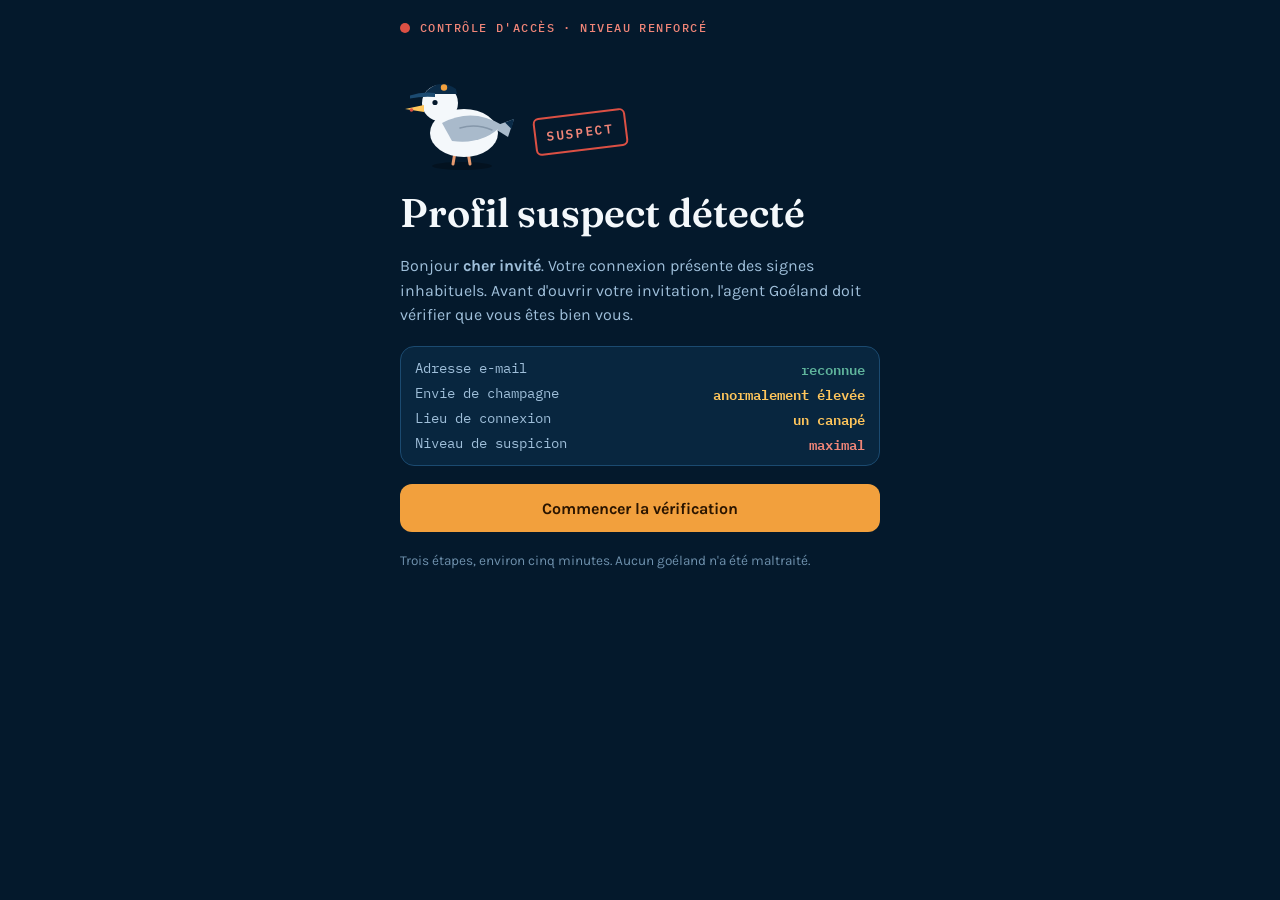
<file: goeland.html>
<!doctype html>
<html lang="fr">
<head>
<meta charset="utf-8">
<meta name="viewport" content="width=device-width,initial-scale=1,viewport-fit=cover">
<meta name="robots" content="noindex, nofollow">
<meta name="theme-color" content="#04192C">
<title>Contrôle de sécurité</title>
<link rel="preconnect" href="https://fonts.googleapis.com">
<link rel="preconnect" href="https://fonts.gstatic.com" crossorigin>
<link rel="stylesheet" href="https://fonts.googleapis.com/css2?family=Fraunces:opsz,wght@9..144,400;9..144,600;9..144,700&family=IBM+Plex+Mono:wght@400;500;600&family=Karla:wght@400;500;700&display=swap">
<style>
/* Layout: one phone-width column (under a dashed test bar with ?test); each level is a screen swapped in place.
   Palette and faces come from the Réveillon site (night navy, lighthouse gold, pink granite). */
:root{
  color-scheme:dark;
  --abysse:#04192C; --nuit:#0A2B48; --nuit-2:#0E3557; --ardoise:#1B4A70; --field:#08263F;
  --ecume:#F4F8FB; --ecume-2:#E1E9F0; --brume:#9FBFDA; --brume-faible:#6E90AC;
  --encre:#0A2B48; --encre-douce:#4D6A84; --lien:#1F5FA6;
  --or:#F2A03D; --soleil:#FFC65C; --or-ink:#2B1500;
  --granit:#DE9C93; --granit-mid:#B97A72; --granit-sombre:#8E5A55;
  --algue:#5FB49C; --algue-ink:#03241A; --corail:#DC5044; --corail-txt:#F08578;
  --fog:#051B30; --sentier:#17405F; --sentier-dim:#0C2A45;
  --surligne:#FFE3AE; --ok-bg:#CFEBDF;
  --tb-bg:rgba(4,25,44,.94);
  --display:"Fraunces",Georgia,"Times New Roman",serif;
  --body:"Karla",system-ui,-apple-system,"Segoe UI",sans-serif;
  --mono:"IBM Plex Mono",ui-monospace,"SFMono-Regular",Menlo,Consolas,monospace;
  --r:14px;
}
*,*::before,*::after{box-sizing:border-box}
html,body{overflow-x:hidden}
body{margin:0;background:var(--abysse);color:var(--ecume);font:400 1rem/1.55 var(--body);-webkit-font-smoothing:antialiased;padding-inline:16px;padding-block:0 56px}
h1,h2,h3{font-family:var(--display);font-weight:600;line-height:1.12;text-wrap:balance;margin:0;font-optical-sizing:auto}
h1{font-size:clamp(2rem,7.5vw,2.5rem)}
h2{font-size:clamp(1.55rem,5.6vw,1.95rem)}
h3{font-size:1.25rem}
p{margin:0}
button{font:inherit}
:focus-visible{outline:2px solid var(--soleil);outline-offset:2px;border-radius:6px}
h1:focus,h2:focus{outline:none}
.visually-hidden{position:absolute!important;width:1px;height:1px;overflow:hidden;clip:rect(0 0 0 0);white-space:nowrap}

/* ---------- test bar ---------- */
.testbar{position:sticky;top:env(safe-area-inset-top,0px);z-index:30;margin-inline:-16px;padding:8px 16px;background:var(--tb-bg);border-bottom:1px dashed var(--brume-faible);font:500 .75rem/1.3 var(--mono);color:var(--brume);-webkit-backdrop-filter:blur(8px);backdrop-filter:blur(8px)}
.tb-row{display:flex;align-items:center;gap:8px;max-width:30rem;margin:0 auto}
.tb-tag{flex:none;text-transform:uppercase;letter-spacing:.12em;color:var(--soleil)}
.tb-nav{display:flex;gap:4px;overflow-x:auto;flex:1;min-width:0;scrollbar-width:none}
.tb-nav::-webkit-scrollbar{display:none}
.tb-btn{font:inherit;color:var(--brume);background:transparent;border:1px solid var(--ardoise);border-radius:999px;padding:4px 9px;white-space:nowrap;cursor:pointer}
.tb-btn:hover{border-color:var(--brume-faible);color:var(--ecume)}
.tb-nav .tb-btn[aria-current="step"]{background:var(--brume);color:var(--abysse);border-color:var(--brume)}
.tb-more{flex:none}
.tb-panel{max-width:30rem;margin:10px auto 2px;display:grid;gap:10px}
.tb-panel label{display:grid;gap:4px}
.tb-panel input,.tb-panel select{font:inherit;color:var(--ecume);background:var(--field);border:1px solid var(--ardoise);border-radius:8px;padding:7px 8px;width:100%}
.tb-line{display:flex;flex-wrap:wrap;align-items:center;justify-content:space-between;gap:8px}
.tb-line b{color:var(--soleil);font-weight:600}

/* ---------- frame ---------- */
.app{max-width:30rem;margin:0 auto;padding-top:20px;display:grid;gap:22px;overflow-x:clip}
.progress{display:grid;gap:8px}
.progress-label{font:500 .75rem var(--mono);letter-spacing:.12em;text-transform:uppercase;color:var(--brume)}
.progress.over .progress-label{color:var(--corail-txt)}
.progress ol{list-style:none;margin:0;padding:0;display:flex;gap:6px}
.progress li{flex:1;height:4px;border-radius:2px;background:var(--ardoise)}
.progress li.done{background:var(--algue)}
.progress li.cur{background:var(--or)}
.progress li.extra{background:repeating-linear-gradient(90deg,var(--corail) 0 6px,transparent 6px 10px)}
.progress li.extra.done{background:repeating-linear-gradient(90deg,var(--algue) 0 6px,transparent 6px 10px)}
.screen{display:grid;gap:18px;position:relative}
.lvl-head{display:grid;gap:8px}
.eyebrow{font:500 .75rem/1.4 var(--mono);letter-spacing:.12em;text-transform:uppercase;color:var(--or)}
.lvl-head p:not(.eyebrow),.lede{color:var(--brume);max-width:62ch}
.fine{font-size:.85rem;color:var(--brume-faible)}
.row{display:flex;flex-wrap:wrap;gap:10px}

.btn{display:inline-flex;align-items:center;justify-content:center;gap:8px;min-height:48px;padding:.75rem 1.15rem;border-radius:12px;border:1.5px solid transparent;font:700 1rem/1.2 var(--body);cursor:pointer;text-align:center;transition:background .15s,border-color .15s,transform .1s}
.btn:active{transform:translateY(1px)}
.btn:disabled{opacity:.45;cursor:not-allowed}
.btn-or{background:var(--or);color:var(--or-ink)}
.btn-or:hover:not(:disabled){background:var(--soleil)}
.btn-ghost{background:transparent;color:var(--ecume);border-color:var(--ardoise)}
.btn-ghost:hover{border-color:var(--brume-faible)}
.btn-ko{background:transparent;color:var(--corail-txt);border-color:var(--corail)}
.btn-ko:hover{background:rgba(220,80,68,.12)}
.btn-ok{background:var(--algue);color:var(--algue-ink)}
.btn-ok:hover{filter:brightness(1.08)}
.btn-wide{width:100%}
.linklike{background:none;border:0;padding:0;color:var(--soleil);text-decoration:underline;text-underline-offset:2px;cursor:pointer;font:inherit}

/* the seagull agent */
.agent{display:grid;grid-template-columns:52px minmax(0,1fr);gap:10px;align-items:end}
.agent svg{width:52px;height:52px}
.bubble{background:var(--nuit);border:1px solid var(--ardoise);border-radius:14px 14px 14px 4px;padding:11px 14px;font-size:.95rem;color:var(--ecume)}
.bubble .who{display:block;font:500 .68rem var(--mono);letter-spacing:.12em;text-transform:uppercase;color:var(--brume-faible);margin-bottom:2px}
.bubble.talk{animation:talk .28s ease-out}
@keyframes talk{from{transform:translateY(4px);opacity:.4}to{transform:none;opacity:1}}

.result{display:grid;gap:10px;padding:16px;border-radius:var(--r);background:var(--nuit);border:1px solid var(--ardoise)}
.result.is-ok h3{color:var(--algue)}
.result.is-ko h3{color:var(--corail-txt)}
.result p{color:var(--brume)}

/* ---------- intro ---------- */
.alert-eyebrow{display:flex;align-items:center;gap:10px;font:500 .75rem var(--mono);letter-spacing:.12em;text-transform:uppercase;color:var(--corail-txt)}
.voyant{width:10px;height:10px;border-radius:50%;background:var(--corail);box-shadow:0 0 0 0 rgba(220,80,68,.6);animation:voyant 1.4s ease-out infinite}
@keyframes voyant{0%{box-shadow:0 0 0 0 rgba(220,80,68,.6)}100%{box-shadow:0 0 0 14px rgba(220,80,68,0)}}
.intro-hero{display:flex;align-items:flex-end;gap:14px}
.intro-hero svg{width:120px;height:120px;flex:none}
.tampon{font:600 .8rem var(--mono);letter-spacing:.14em;text-transform:uppercase;color:var(--corail-txt);border:2px solid var(--corail);border-radius:6px;padding:6px 10px;transform:rotate(-7deg);margin-bottom:22px}
.scan{list-style:none;margin:0;padding:12px 14px;display:grid;gap:6px;border-radius:var(--r);background:var(--field);border:1px solid var(--ardoise);font:400 .85rem/1.4 var(--mono)}
.scan li{display:flex;justify-content:space-between;gap:12px;flex-wrap:wrap;animation:scanin .35s ease-out backwards}
.scan li:nth-child(2){animation-delay:.25s}.scan li:nth-child(3){animation-delay:.5s}.scan li:nth-child(4){animation-delay:.75s}
@keyframes scanin{from{opacity:0;transform:translateX(-6px)}}
.scan span{color:var(--brume)}
.scan b{font-weight:600}
.c-ok{color:var(--algue)}.c-warn{color:var(--soleil)}.c-ko{color:var(--corail-txt)}

/* ---------- 1 · phishing catch ---------- */
.filet{display:flex;align-items:center;justify-content:space-between;gap:12px;flex-wrap:wrap}
.filet-fish{display:flex;gap:4px}
.fish svg{width:24px;height:14px;display:block}
.fish path{fill:var(--ardoise)}
.fish circle{fill:var(--abysse)}
.fish.is-ok path{fill:var(--algue)}
.fish.is-ko path{fill:var(--corail)}
.filet-n{font:500 .8rem var(--mono);color:var(--brume);font-variant-numeric:tabular-nums}
.stack{display:grid;min-height:15rem}
.msg{grid-area:1/1;position:relative;background:var(--ecume);color:var(--encre);border-radius:16px;padding:16px 16px 18px;display:grid;gap:6px;align-content:start;box-shadow:0 12px 30px rgba(0,0,0,.35);touch-action:pan-y;user-select:none;-webkit-user-select:none;cursor:grab;will-change:transform}
.msg.dragging{cursor:grabbing}
.msg.decided{pointer-events:none;transition:transform .22s ease-out,box-shadow .2s}
.msg.decided.is-ok{box-shadow:0 0 0 3px var(--algue),0 12px 30px rgba(0,0,0,.35)}
.msg.decided.is-ko{box-shadow:0 0 0 3px var(--corail),0 12px 30px rgba(0,0,0,.35)}
.msg.flying{transition:transform .32s ease-in,opacity .32s ease-in}
.msg-cur{animation:rise .22s ease-out}
@keyframes rise{from{transform:scale(.96) translateY(8px)}}
.msg-next{transform:scale(.95) translateY(12px);opacity:.55;pointer-events:none;box-shadow:none}
.msg-top{display:flex;align-items:center;gap:8px;flex-wrap:wrap}
.canal{font:600 .66rem var(--mono);letter-spacing:.1em;text-transform:uppercase;background:var(--ecume-2);color:var(--encre-douce);padding:3px 7px;border-radius:5px}
.msg-de{font-weight:700}
.msg-adr{font-size:.82rem;color:var(--encre-douce);overflow-wrap:anywhere}
.msg-objet{font-weight:700;margin-top:4px}
.msg-corps{font-size:.97rem}
.msg-lien{font:500 .8rem/1.4 var(--mono);color:var(--lien);text-decoration:underline;text-underline-offset:2px;overflow-wrap:anywhere;margin-top:2px}
.msg-pj{display:inline-flex;align-items:center;gap:6px;justify-self:start;font:500 .8rem var(--mono);background:var(--ecume-2);border-radius:8px;padding:6px 9px;margin-top:2px;overflow-wrap:anywhere}
.msg-pj svg{width:14px;height:14px;flex:none}
.stamp{position:absolute;top:14px;font:600 .8rem var(--mono);letter-spacing:.14em;text-transform:uppercase;border:2px solid;border-radius:6px;padding:4px 8px;opacity:0;pointer-events:none;background:var(--ecume)}
.stamp-ko{right:14px;color:var(--corail);transform:rotate(9deg)}
.stamp-ok{left:14px;color:#2E8A70;transform:rotate(-9deg)}
.peche-actions{display:grid;grid-template-columns:1fr 1fr;gap:10px}
.verdict{display:grid;gap:8px;padding:14px 16px;border-radius:var(--r);background:var(--nuit);border:1px solid var(--ardoise)}
.verdict-title{font-weight:700}
.verdict.is-ok .verdict-title{color:var(--algue)}
.verdict.is-ko .verdict-title{color:var(--corail-txt)}
.verdict-why{color:var(--brume)}
.verdict-why b{color:var(--ecume)}
.verdict .btn{justify-self:start;margin-top:4px}

/* ---------- 2 · lighthouse ---------- */
.scene{position:relative;aspect-ratio:360/230;max-width:100%;border-radius:var(--r);overflow:hidden;background:linear-gradient(180deg,#020F1C 0%,var(--abysse) 45%,var(--nuit) 100%);border:1px solid var(--ardoise)}
.scene canvas,.scene svg{position:absolute;inset:0;width:100%;height:100%;display:block}
.st-sun{stop-color:var(--soleil)}
.sky-wash{fill:var(--soleil);opacity:0;transition:opacity 70ms}
.scene.on .sky-wash{opacity:.08}
.beam,.halo{opacity:0;transition:opacity 70ms}
.scene.on .beam,.scene.on .halo,.scene.ok .beam,.scene.ok .halo{opacity:1}
.scene.ok .beam{animation:beam 2.6s ease-in-out infinite alternate}
@keyframes beam{from{opacity:.55}to{opacity:1}}
.lamp{fill:var(--brume-faible);transition:fill 70ms}
.scene.on .lamp,.scene.ok .lamp{fill:var(--soleil)}
.stars circle{fill:var(--ecume);opacity:.55}
.sea{fill:var(--nuit)}
.wave{stroke:var(--ardoise);fill:none;stroke-width:1.3;stroke-linecap:round}
.tower{fill:var(--granit)}
.masonry{stroke:var(--granit-sombre);stroke-width:.8;fill:none;opacity:.65}
.door,.window{fill:var(--nuit)}
.gallery{fill:var(--granit-sombre)}
.rail{stroke:var(--brume-faible);stroke-width:1;fill:none}
.lantern{fill:var(--nuit-2);stroke:var(--ardoise);stroke-width:1.2}
.mullion{stroke:var(--ardoise);stroke-width:1.2}
.cap{fill:var(--ardoise)}
.finial{stroke:var(--ardoise);stroke-width:2;stroke-linecap:round}
.rock-back{fill:var(--granit-sombre)}
.rock{fill:var(--granit-mid)}
.rock-2{fill:var(--granit-sombre)}
.rock-3{fill:var(--granit)}
.phare-status{display:flex;justify-content:space-between;align-items:center;gap:10px;flex-wrap:wrap;font:500 .85rem var(--mono);color:var(--brume)}
.countdown{font-variant-numeric:tabular-nums;background:var(--nuit);border:1px solid var(--ardoise);border-radius:999px;padding:3px 10px;color:var(--ecume)}
.countdown.urgent{color:var(--corail-txt);border-color:var(--corail)}
.tally{display:grid;grid-template-columns:repeat(4,1fr);gap:8px}
.tally-slot{display:flex;flex-wrap:wrap;gap:4px;align-content:center;justify-content:center;min-height:30px;padding:6px;border-radius:8px;border:1px dashed var(--ardoise)}
.tally-slot.cur{border-color:var(--or)}
.tally-slot i{width:7px;height:7px;border-radius:50%;background:var(--soleil)}
.otp{display:flex;gap:10px;justify-content:center}
.otp input{width:3.3rem;height:3.9rem;text-align:center;font:600 1.75rem var(--mono);color:var(--ecume);background:var(--field);border:1.5px solid var(--ardoise);border-radius:12px;caret-color:var(--soleil)}
.otp input:focus{outline:none;border-color:var(--or)}
.otp input:disabled{opacity:.5}
.otp.shake{animation:shake .4s}
@keyframes shake{20%{transform:translateX(-8px)}40%{transform:translateX(7px)}60%{transform:translateX(-5px)}80%{transform:translateX(3px)}}
.form-msg{min-height:1.4em;font-size:.95rem;color:var(--brume)}
.form-msg.err{color:var(--corail-txt)}
.form-msg.ok{color:var(--algue)}

/* ---------- 3 · radome password ---------- */
.radome-wrap{display:grid;justify-items:center;gap:4px}
.radome-wrap svg{width:min(100%,300px);height:auto;display:block}
.radome-n{font:500 .8rem var(--mono);color:var(--brume);font-variant-numeric:tabular-nums}
.pan{fill:var(--nuit-2);stroke:var(--brume-faible);stroke-width:1;stroke-linejoin:round;transition:fill .3s}
.pan.lit{fill:var(--or)}
.pan-static{fill:var(--nuit);stroke:var(--ardoise);stroke-width:1;stroke-linejoin:round}
.dome-edge{fill:none;stroke:var(--brume-faible);stroke-width:1.5}
.dome-base{fill:var(--ardoise)}
.dome-door{fill:var(--abysse)}
.signal{fill:none;stroke:var(--or);stroke-width:2.5;stroke-linecap:round;opacity:0}
#radomeSvg.all .signal{animation:signal 1.6s ease-out infinite}
#radomeSvg.all .signal:nth-of-type(2){animation-delay:.25s}
#radomeSvg.all .signal:nth-of-type(3){animation-delay:.5s}
@keyframes signal{0%{opacity:0}30%{opacity:1}100%{opacity:0}}
.field-label{display:flex;justify-content:space-between;align-items:baseline;gap:10px;font-weight:700}
.field-label span{font:500 .8rem var(--mono);color:var(--brume);font-variant-numeric:tabular-nums}
.pwd{width:100%;font:500 1.1rem var(--mono);color:var(--ecume);background:var(--field);border:1.5px solid var(--ardoise);border-radius:12px;padding:.85rem 1rem}
.pwd:focus{outline:none;border-color:var(--or)}
.pwd:disabled{opacity:.6}
.pwd-group{display:grid;gap:8px}
.rules{list-style:none;margin:0;padding:0;display:grid;gap:8px}
.rule{display:grid;grid-template-columns:22px minmax(0,1fr);gap:4px 10px;padding:10px 12px;border-radius:12px;border:1px solid var(--ardoise);background:var(--nuit)}
.rule.ko{border-color:rgba(220,80,68,.55);background:rgba(220,80,68,.08)}
.rule.new{animation:rulein .3s ease-out}
@keyframes rulein{from{opacity:0;transform:translateY(-6px)}}
.rule-n{grid-column:2;font:500 .68rem var(--mono);letter-spacing:.12em;text-transform:uppercase;color:var(--brume-faible)}
.rule-ico{grid-row:1/span 2;align-self:center;width:22px;height:22px}
.rule.ok .rule-ico{color:var(--algue)}
.rule.ko .rule-ico{color:var(--corail-txt)}
.rule-txt{grid-column:2;min-width:0}
.chip{display:inline-flex;align-items:center;margin-left:6px;font:600 .8rem var(--body);color:var(--ecume);background:var(--nuit-2);border:1px solid var(--ardoise);border-radius:999px;padding:2px 9px;cursor:pointer;vertical-align:1px}
.chip:hover{border-color:var(--brume-faible)}
.confirm{display:grid;gap:8px;padding:14px;border-radius:var(--r);background:var(--nuit);border:1px dashed var(--or)}
.confirm .chip{margin-left:0;justify-self:start;min-height:34px;padding:4px 14px;font-size:.88rem}
.chip:disabled{opacity:.5;cursor:default}

/* ---------- 4 · sudoku ---------- */
.sdk{display:grid;grid-template-columns:repeat(9,1fr);width:min(100%,24rem);justify-self:center;border:2px solid var(--brume);border-radius:10px;overflow:hidden;background:var(--field)}
.sdk button{aspect-ratio:1;min-width:0;padding:0;border:0;border-right:1px solid var(--ardoise);border-bottom:1px solid var(--ardoise);background:transparent;color:var(--soleil);font:600 clamp(1rem,4.6vw,1.3rem)/1 var(--mono);cursor:pointer}
.sdk button.giv{color:var(--ecume);cursor:default}
.sdk button.bc{border-right:2px solid var(--brume)}
.sdk button.br{border-bottom:2px solid var(--brume)}
.sdk button.lc{border-right:0}
.sdk button.lr{border-bottom:0}
.sdk button.peer{background:rgba(159,191,218,.08)}
.sdk button.sel{background:rgba(242,160,61,.28)}
.sdk button.bad{color:var(--corail-txt)}
.sdk button:focus-visible{outline-offset:-3px;border-radius:0}
.keypad{display:grid;grid-template-columns:repeat(5,1fr);gap:6px;width:min(100%,24rem);justify-self:center}
.keypad button{min-height:46px;border-radius:10px;background:var(--nuit-2);border:1px solid var(--ardoise);color:var(--ecume);font:600 1.1rem var(--mono);cursor:pointer}
.keypad button:active{background:var(--ardoise)}
.keypad .kp-erase{font:700 .8rem var(--body)}

/* ---------- 5 · crossword ---------- */
.cw-cluebar{display:grid;grid-template-columns:auto minmax(0,1fr);gap:10px;align-items:baseline;padding:10px 14px;border-radius:12px;background:var(--nuit);border:1px solid var(--or);position:sticky;top:calc(env(safe-area-inset-top,0px) + 46px);z-index:5}
.cw-cluebar b{font:600 .85rem var(--mono);color:var(--or);white-space:nowrap}
.cw{display:grid;grid-template-columns:repeat(7,1fr);gap:3px;width:min(100%,22rem);justify-self:center}
.cw-cell{position:relative;aspect-ratio:1;min-width:0}
.cw-cell input{width:100%;height:100%;padding:0;border:1.5px solid var(--brume-faible);border-radius:6px;background:var(--ecume);color:var(--encre);text-align:center;font:700 clamp(1.1rem,5vw,1.45rem)/1 var(--mono);text-transform:uppercase;caret-color:transparent}
.cw-cell input:focus{outline:none;border-color:var(--or);box-shadow:0 0 0 2px var(--or)}
.cw-cell.on input{background:var(--surligne)}
.cw-cell.ok input{background:var(--ok-bg);border-color:var(--algue)}
.cw-n{position:absolute;top:2px;left:4px;z-index:1;font:600 .58rem/1 var(--mono);color:var(--encre-douce);pointer-events:none}
.clues{list-style:none;margin:0;padding:0;display:grid;gap:6px}
.clue{width:100%;display:grid;grid-template-columns:2.6rem minmax(0,1fr);gap:8px;align-items:baseline;padding:9px 12px;border-radius:10px;border:1px solid var(--ardoise);background:var(--nuit);color:var(--ecume);font:inherit;font-size:.95rem;text-align:left;cursor:pointer}
.clue-n{font:600 .8rem var(--mono);color:var(--brume)}
.clue.on{border-color:var(--or)}
.clue.ok{color:var(--brume-faible)}
.clue.ok .clue-n{color:var(--algue)}
.phrase{display:flex;flex-wrap:wrap;justify-content:center;gap:8px 14px;padding:12px;border-radius:var(--r);background:var(--field);border:1px dashed var(--ardoise)}
.phrase-w{display:flex;gap:3px;align-items:end}
.phrase-w span{display:inline-grid;place-items:end center;width:1.15em;height:1.6em;font:600 1.05rem var(--mono);color:var(--soleil);border-bottom:2px solid var(--brume-faible)}
.phrase-w span.apo{width:.4em;border:0;color:var(--brume)}
.phrase-w.ok span{border-color:var(--or)}
.phrase-big{font-family:var(--display);font-weight:700;font-size:clamp(1.5rem,6.5vw,2rem);line-height:1.15;color:var(--soleil);text-wrap:balance}

/* ---------- 6 · pop-up storm ---------- */
.storm-hud{display:flex;justify-content:space-between;align-items:end;gap:12px;flex-wrap:wrap}
.hud-item{display:grid;gap:2px}
.hud-item span{font:500 .68rem var(--mono);letter-spacing:.12em;text-transform:uppercase;color:var(--brume-faible)}
.hud-item b{font:600 1.35rem/1.1 var(--display);font-variant-numeric:tabular-nums}
.hud-open{justify-items:end}
.storm-dots{display:flex;gap:4px}
.storm-dots i{width:11px;height:11px;border-radius:50%;border:1.5px solid var(--brume-faible)}
.storm-dots i.on{background:var(--corail);border-color:var(--corail)}
.storm-bar{height:6px;border-radius:3px;background:var(--ardoise);overflow:hidden}
.storm-bar i{display:block;height:100%;background:var(--or);transform-origin:left center}
.storm{position:relative;aspect-ratio:4/5;max-width:100%;border-radius:var(--r);overflow:hidden;border:1px solid var(--ardoise);touch-action:manipulation;-webkit-user-select:none;user-select:none;background:repeating-linear-gradient(135deg,rgba(159,191,218,.035) 0 12px,transparent 12px 24px),linear-gradient(180deg,var(--nuit) 0%,var(--abysse) 100%)}
.storm.shake{animation:shake .35s}
.storm.sunk::after{content:"Coulé";position:absolute;inset:0;z-index:900;display:grid;place-items:center;background:rgba(4,25,44,.6);font:700 2.4rem var(--display);color:var(--corail-txt);letter-spacing:.04em}
.storm-idle{position:absolute;inset:0;z-index:950;display:grid;place-content:center;justify-items:center;gap:14px;padding:24px;text-align:center;color:var(--brume)}
.storm-count{position:absolute;inset:0;z-index:950;display:grid;place-items:center;font:700 5.5rem/1 var(--display);color:var(--soleil)}
.pop{--pc:var(--or);--pci:var(--or-ink);position:absolute;background:var(--ecume);color:var(--encre);border-radius:10px;box-shadow:0 10px 24px rgba(0,0,0,.45);overflow:hidden;animation:popin .14s ease-out}
.pop.pc-co{--pc:var(--corail);--pci:var(--ecume)}
.pop.pc-ar{--pc:var(--ardoise);--pci:var(--ecume)}
.pop.pc-al{--pc:var(--algue);--pci:var(--algue-ink)}
@keyframes popin{from{transform:scale(.86);opacity:0}}
.pop.closing{animation:popout .12s ease-in forwards;pointer-events:none}
@keyframes popout{to{transform:scale(.86);opacity:0}}
.pop-bar{display:flex;align-items:center;justify-content:space-between;gap:6px;min-height:34px;padding-left:10px;background:var(--pc);color:var(--pci);font:600 .7rem var(--mono);letter-spacing:.06em;text-transform:uppercase}
.pop-title{min-width:0;overflow:hidden;text-overflow:ellipsis;white-space:nowrap}
.pop-x{flex:none;width:38px;height:34px;display:grid;place-items:center;border:0;background:transparent;color:inherit;font:700 1.2rem/1 var(--body);cursor:pointer}
.pop.fled .pop-bar{flex-direction:row-reverse;padding-left:0;padding-right:10px}
.pop-body{display:grid;gap:10px;padding:10px 12px 12px}
.pop-msg{font-size:.86rem;line-height:1.35}
.pop-trap{min-height:40px;border:0;border-radius:8px;background:var(--corail);color:var(--ecume);font:700 .9rem var(--body);cursor:pointer}

/* ---------- maze (not in the sequence) ---------- */
.maze-wrap{display:grid;justify-items:center;padding:10px 6px;border-radius:var(--r);background:var(--field);border:1px solid var(--ardoise)}
#maze{display:block;touch-action:none;max-width:100%}
#maze:focus-visible{outline-offset:5px}
.legend{list-style:none;margin:0;padding:0;display:flex;flex-wrap:wrap;gap:6px 14px;font:500 .75rem var(--mono);color:var(--brume)}
.legend li{display:flex;align-items:center;gap:6px}
.lg{display:inline-grid;place-items:center;width:18px;height:18px;border-radius:50%;font:700 .7rem var(--mono)}
.lg-exit{background:var(--or)}
.lg-door{border:1.5px solid var(--brume);color:var(--brume);background:var(--nuit-2)}
.lg-gate{border-radius:3px;border:2px solid var(--or);border-bottom:0;width:16px;height:12px}
.lg-me{background:var(--soleil);width:14px;height:14px;box-shadow:0 0 0 2px var(--abysse)}
.maze-bottom{display:grid;grid-template-columns:auto 1fr;gap:16px;align-items:center}
.dpad{display:grid;grid-template-columns:repeat(3,52px);grid-template-rows:repeat(3,52px);gap:4px}
.dpad button{display:grid;place-items:center;border-radius:12px;background:var(--nuit-2);border:1px solid var(--ardoise);color:var(--ecume);cursor:pointer;touch-action:none;-webkit-user-select:none;user-select:none}
.dpad button:active{background:var(--ardoise)}
.dpad svg{width:20px;height:20px}
.dpad .up{grid-area:1/2}.dpad .left{grid-area:2/1}.dpad .right{grid-area:2/3}.dpad .down{grid-area:3/2}
.dpad .mid{grid-area:2/2;display:grid;place-items:center;font:500 .62rem/1.2 var(--mono);color:var(--brume-faible);text-align:center;text-transform:uppercase;letter-spacing:.06em}
.dpad .mid b{display:block;font-size:1rem;color:var(--ecume);font-variant-numeric:tabular-nums}
.maze-help{display:grid;gap:8px;min-width:0}

/* ---------- end screen ---------- */
.fin-fx{position:absolute;inset:-20px -16px auto;height:420px;width:calc(100% + 32px);pointer-events:none;z-index:2}
.badge{width:min(62vw,220px);height:auto;justify-self:center;display:block;filter:drop-shadow(0 10px 30px rgba(242,160,61,.25))}
.badge-ring{fill:var(--or)}
.badge-dash{fill:none;stroke:var(--or-ink);stroke-width:1.5;stroke-dasharray:2 4}
.badge-core{fill:var(--nuit)}
.badge-txt{fill:var(--or-ink);font:600 11.5px var(--mono);letter-spacing:1px}
.fin-head{display:grid;gap:10px;text-align:center;justify-items:center}
.fin-head p{color:var(--brume);max-width:34ch}
.stats{display:grid;grid-template-columns:1fr 1fr;gap:1px;margin:0;border-radius:var(--r);overflow:hidden;background:var(--ardoise);border:1px solid var(--ardoise)}
.stats div{background:var(--nuit);padding:12px 14px;display:grid;gap:2px}
.stats dt{font:500 .68rem var(--mono);letter-spacing:.12em;text-transform:uppercase;color:var(--brume-faible)}
.stats dd{margin:0;font:600 1.35rem var(--display);font-variant-numeric:tabular-nums}

/* ---------- overlays ---------- */
.glitch{position:fixed;inset:0;z-index:50;display:grid;place-items:center;padding:24px 16px;background:repeating-linear-gradient(0deg,rgba(255,255,255,.035) 0 1px,transparent 1px 3px),rgba(2,12,22,.94)}
.glitch-box{max-width:26rem;width:100%;display:grid;gap:14px;text-align:center;justify-items:center}
.glitch-code{font:600 clamp(1.5rem,7vw,2.1rem)/1.1 var(--mono);letter-spacing:.06em;color:var(--corail-txt);text-shadow:2px 0 var(--algue),-2px 0 var(--corail)}
.glitch.play .glitch-code{animation:jitter .5s steps(2) 3}
@keyframes jitter{0%{transform:translate(0)}25%{transform:translate(-3px,1px) skewX(-6deg)}50%{transform:translate(3px,-1px)}75%{transform:translate(-1px,2px) skewX(4deg)}100%{transform:none}}
.glitch-msg{color:var(--ecume);font-size:1.05rem;max-width:36ch}
.glitch-msg b{color:var(--soleil);letter-spacing:.02em}
.glitch-goeland{width:96px;height:96px}
.glitch.is-goeland .glitch-code{color:var(--soleil);text-shadow:none;animation:none}
.toast{position:fixed;left:50%;bottom:calc(20px + env(safe-area-inset-bottom,0px));transform:translate(-50%,20px);z-index:60;max-width:calc(100% - 32px);background:var(--ecume);color:var(--encre);font-weight:700;padding:10px 16px;border-radius:12px;box-shadow:0 10px 30px rgba(0,0,0,.4);opacity:0;pointer-events:none;transition:opacity .2s,transform .2s}
.toast.show{opacity:1;transform:translate(-50%,0)}

@media (max-width:380px){
  .peche-actions{grid-template-columns:1fr}
  .maze-bottom{grid-template-columns:1fr;justify-items:center}
  .otp input{width:2.9rem;height:3.5rem}
}
@media (prefers-reduced-motion:reduce){
  *,*::before,*::after{animation-duration:.01ms!important;animation-iteration-count:1!important;transition-duration:.01ms!important}
}
[hidden]{display:none!important}
</style>
</head>
<body>

<!-- Seagull agent, an original drawing reused everywhere -->
<svg width="0" height="0" style="position:absolute" aria-hidden="true" focusable="false">
  <symbol id="goeland" viewBox="0 0 120 120">
    <ellipse cx="62" cy="113" rx="30" ry="4" fill="#000000" opacity=".28"/>
    <path d="M55 99 L53 111 M68 99 L70 111" stroke="#E79A6F" stroke-width="3" stroke-linecap="round" fill="none"/>
    <path d="M92 74 L114 66 L108 84 Z" fill="#A9BACB"/>
    <path d="M105 69.5 L114 66 L111.5 76 Z" fill="#0A2B48"/>
    <ellipse cx="64" cy="80" rx="34" ry="24" fill="#F4F8FB"/>
    <path d="M42 70 Q72 54 102 72 Q84 92 52 88 Z" fill="#A9BACB"/>
    <path d="M60 75 Q76 70 92 77" stroke="#8597AA" stroke-width="1.5" fill="none" stroke-linecap="round"/>
    <circle cx="40" cy="50" r="18" fill="#F4F8FB"/>
    <circle cx="35" cy="49.5" r="2.6" fill="#04192C"/>
    <path d="M24 52 L5 56 L24 59 Z" fill="#FFC65C"/>
    <circle cx="11.5" cy="57" r="1.8" fill="#DC5044"/>
    <path d="M24 41 Q38 24 56 36 L57 41 Z" fill="#0A2B48"/>
    <path d="M10 42.5 Q22 38.5 35 40 L35 44 Q22 43 10 45.5 Z" fill="#1B4A70"/>
    <circle cx="44" cy="34.5" r="3.2" fill="#F2A03D"/>
  </symbol>
</svg>

<!-- ============ TEST BAR: only shown with goeland.html?test ============ -->
<div class="testbar" id="testbar" hidden>
  <div class="tb-row">
    <span class="tb-tag">Test</span>
    <nav class="tb-nav" aria-label="Aller à une étape">
      <button class="tb-btn" type="button" data-go="intro">Intro</button>
      <button class="tb-btn" type="button" data-go="peche">1 Pêche</button>
      <button class="tb-btn" type="button" data-go="phare">2 Phare</button>
      <button class="tb-btn" type="button" data-go="radome">3 Radôme</button>
      <button class="tb-btn" type="button" data-go="sudoku">4 Sudoku</button>
      <button class="tb-btn" type="button" data-go="mots">5 Mots</button>
      <button class="tb-btn" type="button" data-go="tempete">6 Tempête</button>
      <button class="tb-btn" type="button" data-go="fin">Fin</button>
      <button class="tb-btn" type="button" data-go="sentier">Labyrinthe</button>
    </nav>
    <button class="tb-btn tb-more" id="tbMore" type="button" aria-expanded="false" aria-controls="tbPanel">Réglages</button>
  </div>
  <div class="tb-panel" id="tbPanel" hidden>
    <label for="tbPrenom">Prénom de l'invité
      <input id="tbPrenom" type="text" value="" autocomplete="off">
    </label>
    <label for="tbMaze">Labyrinthe (hors parcours) : quand on atteint la sortie
      <select id="tbMaze">
        <option value="sentier">retour au début du labyrinthe</option>
        <option value="debut">retour à l'étape 1 (une seule fois)</option>
      </select>
    </label>
    <div class="tb-line">
      <span>Dernier code du phare : <b id="tbCode">3112</b></span>
      <button class="tb-btn" id="tbReset" type="button">Tout réinitialiser</button>
    </div>
  </div>
</div>

<main class="app" id="app">
  <div class="progress" id="progress" hidden>
    <span class="progress-label" id="progLabel">Étape 1 sur 3</span>
    <ol aria-hidden="true" id="progBar"></ol>
  </div>

  <!-- ============ INTRO ============ -->
  <section class="screen" id="scr-intro" aria-labelledby="introTitle">
    <div class="alert-eyebrow"><span class="voyant" aria-hidden="true"></span>Contrôle d'accès · niveau renforcé</div>
    <div class="intro-hero">
      <svg viewBox="0 0 120 120" aria-hidden="true"><use href="#goeland"/></svg>
      <span class="tampon">Suspect</span>
    </div>
    <h1 id="introTitle">Profil suspect détecté</h1>
    <p class="lede">Bonjour <b class="js-prenom"></b>. Votre connexion présente des signes inhabituels. Avant d'ouvrir votre invitation, l'agent Goéland doit vérifier que vous êtes bien vous.</p>
    <ul class="scan" aria-label="Résultat de l'analyse">
      <li><span>Adresse e-mail</span><b class="c-ok">reconnue</b></li>
      <li><span>Envie de champagne</span><b class="c-warn">anormalement élevée</b></li>
      <li><span>Lieu de connexion</span><b class="c-warn">un canapé</b></li>
      <li><span>Niveau de suspicion</span><b class="c-ko">maximal</b></li>
    </ul>
    <button class="btn btn-or btn-wide" id="introGo" type="button">Commencer la vérification</button>
    <p class="fine">Trois étapes, environ cinq minutes. Aucun goéland n'a été maltraité.</p>
  </section>

  <!-- ============ 1 · THE PHISHING CATCH ============ -->
  <section class="screen" id="scr-peche" hidden aria-labelledby="pecheTitle">
    <header class="lvl-head">
      <p class="eyebrow">Étape 1 · La pêche au phishing</p>
      <h2 id="pecheTitle">Triez la pêche du jour</h2>
      <p>Huit messages sont remontés dans le filet. Gardez les vrais, rejetez les arnaques. Il en faut six justes pour passer.</p>
    </header>
    <div class="filet">
      <span class="filet-fish" id="pecheFish" aria-hidden="true"></span>
      <span class="filet-n" id="pecheScore" aria-live="polite">0 juste sur 8</span>
    </div>
    <div class="stack" id="pecheStack"></div>
    <div class="peche-actions" id="pecheActions">
      <button class="btn btn-ko" id="pecheKo" type="button">← À l'eau, arnaque</button>
      <button class="btn btn-ok" id="pecheOk" type="button">Je garde, fiable →</button>
    </div>
    <p class="fine" id="pecheHelp">Glissez la carte vers la gauche ou la droite, ou utilisez les flèches du clavier.</p>
    <div class="verdict" id="pecheVerdict" hidden aria-live="polite">
      <p class="verdict-title" id="pecheVerdictTitle"></p>
      <p class="verdict-why" id="pecheVerdictWhy"></p>
      <button class="btn btn-ghost" id="pecheNext" type="button">Message suivant</button>
    </div>
    <div class="result" id="pecheResult" hidden>
      <h3 id="pecheResultTitle"></h3>
      <p id="pecheResultTxt"></p>
      <button class="btn btn-ghost" id="pecheRetry" type="button">Recommencer la pêche</button>
      <button class="btn btn-or" id="pecheContinue" type="button">Étape suivante</button>
    </div>
    <div class="agent">
      <svg viewBox="0 0 120 120" aria-hidden="true"><use href="#goeland"/></svg>
      <p class="bubble" aria-live="polite"><span class="who">Agent Goéland</span><span id="pecheAgent"></span></p>
    </div>
  </section>

  <!-- ============ 2 · THE MEAN RUZ LIGHTHOUSE ============ -->
  <section class="screen" id="scr-phare" hidden aria-labelledby="phareTitle">
    <header class="lvl-head">
      <p class="eyebrow">Étape 2 · Le phare de Mean Ruz</p>
      <h2 id="phareTitle">Recevez votre code de vérification</h2>
      <p>Le phare de Ploumanac'h va vous envoyer un code à 4 chiffres. Chaque chiffre est un nombre d'éclats, et une pause plus longue sépare deux chiffres. Le code expire 30 secondes après la fin de l'envoi.</p>
    </header>
    <div class="scene" id="phareScene">
      <canvas id="phareFx" aria-hidden="true"></canvas>
      <svg viewBox="0 0 360 230" aria-hidden="true">
        <defs>
          <linearGradient id="gBeamL" x1="1" y1="0" x2="0" y2="0"><stop offset="0" class="st-sun" stop-opacity=".6"/><stop offset="1" class="st-sun" stop-opacity="0"/></linearGradient>
          <linearGradient id="gBeamR" x1="0" y1="0" x2="1" y2="0"><stop offset="0" class="st-sun" stop-opacity=".6"/><stop offset="1" class="st-sun" stop-opacity="0"/></linearGradient>
          <radialGradient id="gHalo"><stop offset="0" class="st-sun" stop-opacity=".95"/><stop offset=".35" class="st-sun" stop-opacity=".35"/><stop offset="1" class="st-sun" stop-opacity="0"/></radialGradient>
        </defs>
        <rect class="sky-wash" width="360" height="230"/>
        <g class="stars"><circle cx="30" cy="22" r="1"/><circle cx="74" cy="48" r=".8"/><circle cx="118" cy="16" r="1.1"/><circle cx="246" cy="30" r=".9"/><circle cx="296" cy="14" r="1.2"/><circle cx="332" cy="52" r=".8"/><circle cx="214" cy="60" r=".7"/><circle cx="150" cy="40" r=".7"/></g>
        <polygon class="beam" points="180,74 0,22 0,126 180,84" fill="url(#gBeamL)"/>
        <polygon class="beam" points="180,74 360,22 360,126 180,84" fill="url(#gBeamR)"/>
        <path class="sea" d="M0 197 H360 V230 H0 Z"/>
        <path class="wave" d="M12 208 q10 -4 20 0 t20 0 M84 218 q10 -4 20 0 t20 0 M240 210 q10 -4 20 0 t20 0 M300 222 q10 -4 20 0 t20 0"/>
        <path class="rock-back" d="M126 200 C128 182 150 176 180 178 C210 176 234 184 238 200 Z"/>
        <path class="tower" d="M164 182 L168 102 L192 102 L196 182 Z"/>
        <path class="masonry" d="M165 170 H195 M165.6 158 H194.4 M166.2 146 H193.8 M166.8 134 H193.2 M167.4 122 H192.6 M168 110 H192"/>
        <path class="door" d="M176 182 V173 a4 4 0 0 1 8 0 V182 Z"/>
        <rect class="window" x="177.5" y="138" width="5" height="8" rx="1"/>
        <rect class="gallery" x="162" y="96" width="36" height="6" rx="1"/>
        <path class="rail" d="M163 96 V90 H197 V96 M170 90 V96 M180 90 V96 M190 90 V96"/>
        <rect class="lantern" x="170" y="68" width="20" height="22" rx="1.5"/>
        <circle class="halo" cx="180" cy="79" r="46" fill="url(#gHalo)"/>
        <circle class="lamp" cx="180" cy="79" r="5.5"/>
        <path class="mullion" d="M176.5 68 V90 M183.5 68 V90"/>
        <path class="cap" d="M167 68 Q180 52 193 68 Z"/>
        <path class="finial" d="M180 57 V50"/>
        <path class="rock" d="M94 205 C94 186 112 178 128 182 C146 186 152 196 150 205 Z"/>
        <path class="rock rock-2" d="M208 205 C206 190 222 182 240 184 C262 186 270 196 268 205 Z"/>
        <path class="rock rock-3" d="M140 207 C142 196 152 192 162 194 C172 196 174 202 172 207 Z"/>
        <path class="rock rock-3" d="M256 207 C260 198 274 195 284 199 C292 203 292 207 292 207 Z"/>
      </svg>
    </div>
    <div class="phare-status">
      <span id="phareStatus" aria-live="polite">Prêt à émettre.</span>
      <span class="countdown" id="phareCount" hidden>0:30</span>
    </div>
    <div class="tally" id="phareTally" hidden aria-hidden="true"></div>
    <form class="otp" id="phareForm" autocomplete="off" novalidate>
      <label class="visually-hidden" for="otp0">Code à 4 chiffres</label>
      <input id="otp0" inputmode="numeric" autocomplete="one-time-code" aria-label="Chiffre 1" disabled>
      <input id="otp1" inputmode="numeric" autocomplete="off" aria-label="Chiffre 2" disabled>
      <input id="otp2" inputmode="numeric" autocomplete="off" aria-label="Chiffre 3" disabled>
      <input id="otp3" inputmode="numeric" autocomplete="off" aria-label="Chiffre 4" disabled>
    </form>
    <p class="form-msg" id="phareMsg" role="status"></p>
    <button class="btn btn-or btn-wide" id="phareSend" type="button">Recevoir le code</button>
    <button class="btn btn-or btn-wide" id="phareNext" type="button" hidden>Étape suivante</button>
    <div class="agent">
      <svg viewBox="0 0 120 120" aria-hidden="true"><use href="#goeland"/></svg>
      <p class="bubble" aria-live="polite"><span class="who">Agent Goéland</span><span id="phareAgent"></span></p>
    </div>
  </section>

  <!-- ============ 3 · THE RADOME PASSWORD ============ -->
  <section class="screen" id="scr-radome" hidden aria-labelledby="radomeTitle">
    <header class="lvl-head">
      <p class="eyebrow">Étape 3 · Le mot de passe du Radôme</p>
      <h2 id="radomeTitle">Choisissez un nouveau mot de passe</h2>
      <p>En 1962, le Radôme de Pleumeur-Bodou a reçu les premières images de télévision envoyées d'Amérique par satellite. Il exige un mot de passe à la hauteur.</p>
    </header>
    <div class="radome-wrap">
      <svg id="radomeSvg" viewBox="0 0 300 210" role="img" aria-label="Le Radôme : un panneau s'allume par règle respectée"></svg>
      <p class="radome-n" id="radomeN">0 / 11 panneaux allumés</p>
    </div>
    <div class="pwd-group">
      <label class="field-label" for="pwd">Nouveau mot de passe <span id="pwdCount">0 caractère</span></label>
      <input class="pwd" id="pwd" type="text" autocomplete="off" autocapitalize="off" autocorrect="off" spellcheck="false">
      <p class="fine">Affiché en clair pour votre confort. Ce qui est déjà une faille.</p>
    </div>
    <ol class="rules" id="rules" aria-live="polite"></ol>
    <div class="confirm" id="confirmBox" hidden>
      <label class="field-label" for="pwd2">Confirmez le mot de passe</label>
      <input class="pwd" id="pwd2" type="text" autocomplete="off" autocapitalize="off" autocorrect="off" spellcheck="false">
      <button type="button" class="chip" id="pwdGlass">Insérer 🥂</button>
      <button class="btn btn-or" id="pwdSubmit" type="button">Valider le mot de passe</button>
      <p class="form-msg" id="pwdMsg" role="status"></p>
    </div>
    <div class="result is-ok" id="radomeDone" hidden>
      <h3>Mot de passe trop fort.</h3>
      <p>Personne ne s'en souviendra, vous non plus. Accès accordé.</p>
      <button class="btn btn-or" id="radomeNext" type="button">Terminer la vérification</button>
    </div>
    <div class="agent">
      <svg viewBox="0 0 120 120" aria-hidden="true"><use href="#goeland"/></svg>
      <p class="bubble" aria-live="polite"><span class="who">Agent Goéland</span><span id="radomeAgent"></span></p>
    </div>
  </section>

  <!-- ============ 4 · THE SUDOKU (interrupted) ============ -->
  <section class="screen" id="scr-sudoku" hidden aria-labelledby="sudokuTitle">
    <header class="lvl-head">
      <p class="eyebrow">Étape 4 sur 3 · Le sudoku anti-robot</p>
      <h2 id="sudokuTitle">Prouvez que vous n'êtes pas un robot</h2>
      <p>Les robots savent très bien faire les sudokus, mais ils trouvent ça ennuyeux. Complétez cette grille facile pour prouver que vous êtes humain.</p>
    </header>
    <div class="sdk" id="sdk" role="grid" aria-label="Grille de sudoku"></div>
    <div class="keypad" id="keypad" role="group" aria-label="Chiffres">
      <button type="button" data-d="1">1</button><button type="button" data-d="2">2</button><button type="button" data-d="3">3</button><button type="button" data-d="4">4</button><button type="button" data-d="5">5</button>
      <button type="button" data-d="6">6</button><button type="button" data-d="7">7</button><button type="button" data-d="8">8</button><button type="button" data-d="9">9</button><button type="button" class="kp-erase" data-d="">Effacer</button>
    </div>
    <p class="fine">Touchez une case vide, puis un chiffre. Au clavier : flèches et chiffres.</p>
    <div class="agent">
      <svg viewBox="0 0 120 120" aria-hidden="true"><use href="#goeland"/></svg>
      <p class="bubble" aria-live="polite"><span class="who">Agent Goéland</span><span id="sudokuAgent"></span></p>
    </div>
  </section>

  <!-- ============ 5 · THE CROSSWORD ============ -->
  <section class="screen" id="scr-mots" hidden aria-labelledby="motsTitle">
    <header class="lvl-head">
      <p class="eyebrow">Étape 5 sur 3 · Les mots croisés du Goéland</p>
      <h2 id="motsTitle">Un tout dernier contrôle</h2>
      <p>Six mots à trouver. Une fois la grille remplie, ils formeront le message que le service de sécurité tient à vous transmettre.</p>
    </header>
    <p class="cw-cluebar" id="cwBar"><b></b><span></span></p>
    <div class="cw" id="cw"></div>
    <div class="phrase" id="phrase" aria-label="Message à reconstituer"></div>
    <ol class="clues" id="clues"></ol>
    <div class="result is-ok" id="motsDone" hidden>
      <p class="phrase-big">Les mots de passe, c'est chiant.</p>
      <p>Message reçu. Le Goéland est entièrement d'accord.</p>
      <button class="btn btn-or" id="motsNext" type="button">Valider la grille</button>
    </div>
    <div class="agent">
      <svg viewBox="0 0 120 120" aria-hidden="true"><use href="#goeland"/></svg>
      <p class="bubble" aria-live="polite"><span class="who">Agent Goéland</span><span id="motsAgent"></span></p>
    </div>
  </section>

  <!-- ============ 6 · THE POP-UP STORM (speed game) ============ -->
  <section class="screen" id="scr-tempete" hidden aria-labelledby="tempeteTitle">
    <header class="lvl-head">
      <p class="eyebrow">Étape 6 sur 3 · La tempête de pop-ups</p>
      <h2 id="tempeteTitle">Survivez à la tempête</h2>
      <p>Pendant 30 secondes, des fenêtres vont s'ouvrir de plus en plus vite. Fermez-les avec la petite croix, jamais avec le gros bouton. À <span id="stormLimitTxt">six</span> fenêtres ouvertes, votre session coule.</p>
    </header>
    <div class="storm-hud">
      <div class="hud-item"><span>Temps restant</span><b id="stormTime">30,0 s</b></div>
      <div class="hud-item hud-open"><span>Fenêtres ouvertes <b id="stormOpen" style="font:inherit;color:var(--ecume)">0 / 6</b></span><span class="storm-dots" id="stormDots"></span></div>
    </div>
    <div class="storm-bar" aria-hidden="true"><i id="stormBar"></i></div>
    <div class="storm" id="storm">
      <div class="storm-idle" id="stormIdle">
        <p>La météo annonce un fort coup de vent de fenêtres sur la Côte de Granit Rose.</p>
        <button class="btn btn-or" id="stormGo" type="button">Lancer la tempête</button>
      </div>
      <div class="storm-count" id="stormCount" hidden aria-live="assertive">3</div>
    </div>
    <div class="result is-ko" id="stormLost" hidden>
      <h3>Session coulée.</h3>
      <p id="stormLostTxt"></p>
      <button class="btn btn-or" id="stormRetry" type="button">Relancer la tempête</button>
    </div>
    <div class="result is-ok" id="stormWon" hidden>
      <h3>Tempête passée.</h3>
      <p>Trente secondes sans couler. Votre session est récupérée.</p>
      <button class="btn btn-or" id="stormNext" type="button">Voir mon accès</button>
    </div>
    <div class="agent">
      <svg viewBox="0 0 120 120" aria-hidden="true"><use href="#goeland"/></svg>
      <p class="bubble" aria-live="polite"><span class="who">Agent Goéland</span><span id="tempeteAgent"></span></p>
    </div>
  </section>

  <!-- ============ MAZE (not in the sequence, reachable from the test bar) ============ -->
  <section class="screen" id="scr-sentier" hidden aria-labelledby="sentierTitle">
    <header class="lvl-head">
      <p class="eyebrow">Hors parcours · Le sentier des douaniers</p>
      <h2 id="sentierTitle">Récupérez votre session</h2>
      <p>Votre session a expiré pendant que vous choisissiez votre mot de passe. Pour la récupérer, suivez le sentier des douaniers jusqu'à la sortie. Il fait nuit, votre lampe n'éclaire que deux pas.</p>
    </header>
    <div class="maze-wrap" id="mazeWrap">
      <canvas id="maze" role="img" aria-label="Labyrinthe du sentier des douaniers"></canvas>
    </div>
    <ul class="legend">
      <li><i class="lg lg-me"></i>Vous</li>
      <li><i class="lg lg-exit"></i>Sortie</li>
      <li><i class="lg lg-door">?</i>Mot de passe oublié</li>
      <li><i class="lg lg-door">@</i>Support</li>
      <li><i class="lg lg-gate"></i>Entrée</li>
    </ul>
    <div class="maze-bottom" id="mazeControls">
      <div class="dpad" role="group" aria-label="Déplacements">
        <button class="up" type="button" data-dir="0,-1" aria-label="Haut"><svg viewBox="0 0 20 20" aria-hidden="true"><path d="M4 13 L10 7 L16 13" fill="none" stroke="currentColor" stroke-width="2.4" stroke-linecap="round" stroke-linejoin="round"/></svg></button>
        <button class="left" type="button" data-dir="-1,0" aria-label="Gauche"><svg viewBox="0 0 20 20" aria-hidden="true"><path d="M13 4 L7 10 L13 16" fill="none" stroke="currentColor" stroke-width="2.4" stroke-linecap="round" stroke-linejoin="round"/></svg></button>
        <div class="mid">Tours<b id="mazeLoops">0</b></div>
        <button class="right" type="button" data-dir="1,0" aria-label="Droite"><svg viewBox="0 0 20 20" aria-hidden="true"><path d="M7 4 L13 10 L7 16" fill="none" stroke="currentColor" stroke-width="2.4" stroke-linecap="round" stroke-linejoin="round"/></svg></button>
        <button class="down" type="button" data-dir="0,1" aria-label="Bas"><svg viewBox="0 0 20 20" aria-hidden="true"><path d="M4 7 L10 13 L16 7" fill="none" stroke="currentColor" stroke-width="2.4" stroke-linecap="round" stroke-linejoin="round"/></svg></button>
      </div>
      <div class="maze-help">
        <p class="fine">Flèches ou ZQSD pour avancer d'un pas. Glissez sur le labyrinthe pour courir jusqu'au prochain croisement.</p>
      </div>
    </div>
    <div class="result is-ok" id="sentierDone" hidden>
      <h3>Sorti… par l'entrée.</h3>
      <p>La sortie était là où tout a commencé. Comme dans la plupart des procédures de sécurité.</p>
      <button class="btn btn-or" id="sentierNext" type="button">Voir mon accès</button>
    </div>
    <div class="agent">
      <svg viewBox="0 0 120 120" aria-hidden="true"><use href="#goeland"/></svg>
      <p class="bubble" aria-live="polite"><span class="who">Agent Goéland</span><span id="sentierAgent"></span></p>
    </div>
  </section>

  <!-- ============ END ============ -->
  <section class="screen" id="scr-fin" hidden aria-labelledby="finTitle">
    <canvas class="fin-fx" id="finFx" aria-hidden="true"></canvas>
    <svg class="badge" viewBox="0 0 200 200" role="img" aria-label="Badge Agent certifié du Réveillon">
      <defs><path id="badgeArc" d="M100,100 m-75,0 a75,75 0 1,1 150,0 a75,75 0 1,1 -150,0"/></defs>
      <circle class="badge-ring" cx="100" cy="100" r="97"/>
      <circle class="badge-dash" cx="100" cy="100" r="89"/>
      <circle class="badge-core" cx="100" cy="100" r="62"/>
      <text class="badge-txt"><textPath href="#badgeArc" textLength="462" lengthAdjust="spacing">AGENT CERTIFIÉ · RÉVEILLON 31.12.2026 · ÎLE GRANDE ·</textPath></text>
      <use href="#goeland" x="54" y="50" width="92" height="92"/>
    </svg>
    <div class="fin-head">
      <h1 id="finTitle">Accès autorisé</h1>
      <p>Bienvenue, <b class="js-prenom"></b>. Le Goéland vous laisse passer. Votre badge d'agent certifié vous attend dans votre espace.</p>
    </div>
    <dl class="stats">
      <div><dt>Durée</dt><dd id="stTime">–</dd></div>
      <div><dt>Pêche</dt><dd id="stPeche">–</dd></div>
      <div><dt>Codes demandés</dt><dd id="stPhare">–</dd></div>
      <div><dt>Tempêtes affrontées</dt><dd id="stStorm">–</dd></div>
    </dl>
    <button class="btn btn-or btn-wide" id="finGo" type="button">Ouvrir mon invitation</button>
    <p class="fine" id="finTest" style="text-align:center" hidden>Page ouverte seule : ce bouton relance la vérification. Sur le site, il ouvre l'espace de l'invité.</p>
  </section>
</main>

<div class="glitch" id="glitch" hidden role="alertdialog" aria-labelledby="glitchCode" aria-describedby="glitchMsg">
  <div class="glitch-box">
    <svg class="glitch-goeland" id="glitchGoeland" viewBox="0 0 120 120" aria-hidden="true" hidden><use href="#goeland"/></svg>
    <p class="glitch-code" id="glitchCode">SESSION EXPIRÉE</p>
    <p class="glitch-msg" id="glitchMsg"></p>
    <button class="btn btn-ghost" id="glitchGo" type="button">Continuer</button>
  </div>
</div>
<div class="toast" id="toast" role="status" aria-live="polite"></div>

<script>
(() => {
"use strict";

/* ================= utilities ================= */
const $ = (id) => document.getElementById(id);
const REDUCED = matchMedia("(prefers-reduced-motion: reduce)").matches;
const esc = (s) => String(s).replace(/[&<>"']/g, (c) => ({ "&": "&amp;", "<": "&lt;", ">": "&gt;", '"': "&quot;", "'": "&#39;" }[c]));
const norm = (s) => String(s).toLowerCase().normalize("NFD").replace(/[̀-ͯ]/g, "").replace(/[’`]/g, "'");
const chars = (s) => Array.from(s);
const fr = (s) => String(s).replace(/ ([?!:;»])/g, " $1").replace(/« /g, "« ");
const shuffle = (a) => { for (let i = a.length - 1; i > 0; i--) { const j = Math.floor(Math.random() * (i + 1)); [a[i], a[j]] = [a[j], a[i]]; } return a; };
const rand = (a, b) => a + Math.random() * (b - a);
const vibrate = (p) => { try { if (navigator.vibrate) navigator.vibrate(p); } catch (e) { /* ignore */ } };
const lsGet = (k) => { try { return localStorage.getItem(k); } catch (e) { return null; } };
const lsSet = (k, v) => { try { localStorage.setItem(k, v); } catch (e) { /* ignore */ } };
const css = getComputedStyle(document.documentElement);
const tok = (n) => css.getPropertyValue(n).trim();
const hexA = (hex, a) => { const h = hex.replace("#", ""); const n = parseInt(h.length === 3 ? h.split("").map((c) => c + c).join("") : h, 16); return "rgba(" + (n >> 16 & 255) + "," + (n >> 8 & 255) + "," + (n & 255) + "," + a + ")"; };
const FONT_MONO = '"IBM Plex Mono", ui-monospace, Menlo, monospace';

function say(id, html) {
  const el = $(id);
  el.innerHTML = fr(html);
  const b = el.closest(".bubble");
  if (b) { b.classList.remove("talk"); void b.offsetWidth; b.classList.add("talk"); }
}
let toastT = 0;
function toast(msg) {
  const t = $("toast");
  t.textContent = fr(msg);
  t.classList.add("show");
  clearTimeout(toastT);
  toastT = setTimeout(() => t.classList.remove("show"), 2600);
}
let glitchThen = null;
function glitch(code, html, btn, then, opts) {
  opts = opts || {};
  const g = $("glitch");
  $("glitchCode").textContent = code;
  $("glitchMsg").innerHTML = fr(html);
  $("glitchGo").textContent = btn || "Continuer";
  $("glitchGoeland").toggleAttribute("hidden", !opts.goeland);
  g.classList.toggle("is-goeland", !!opts.goeland);
  glitchThen = then;
  g.hidden = false;
  g.classList.remove("play"); void g.offsetWidth; g.classList.add("play");
  vibrate([40, 30, 40]);
  setTimeout(() => $("glitchGo").focus({ preventScroll: true }), 60);
}
$("glitchGo").addEventListener("click", () => {
  $("glitch").hidden = true;
  const f = glitchThen; glitchThen = null;
  if (f) f();
});

/* ================= state & navigation ================= */
// Settings passed in the URL: goeland.html?prenom=…  (the site fills it in itself)
//                             goeland.html?test      (test bar to jump between steps)
const URLP = new URLSearchParams(location.search);
const TEST = URLP.has("test");
const EMBED = window.parent !== window;   // opened by the site, inside its full-screen overlay
const state = {
  screen: "intro",
  prenom: (URLP.get("prenom") || "").trim().slice(0, 40),
  mazeEnd: "sentier",
  lastCode: "3112",
  mazeLoops: 0,
  mazeSentBack: false,
  oubli: false,
  stats: { t0: 0, peche: null, codes: 0, tempete: 0 }
};
const SCREENS = ["intro", "peche", "phare", "radome", "sudoku", "mots", "tempete", "sentier", "fin"];
const STEP_IDX = { peche: 1, phare: 2, radome: 3, sudoku: 4, mots: 5, tempete: 6 };
const MOD = {};

function go(name) {
  if (SCREENS.indexOf(name) === -1) name = "intro";
  const prev = state.screen;
  if (MOD[prev] && MOD[prev].leave) MOD[prev].leave();
  state.screen = name;
  SCREENS.forEach((s) => { $("scr-" + s).hidden = s !== name; });
  $("glitch").hidden = true;
  updateProgress();
  document.querySelectorAll("[data-go]").forEach((b) => b.setAttribute("aria-current", b.dataset.go === name ? "step" : "false"));
  if (MOD[name] && MOD[name].enter) MOD[name].enter();
  window.scrollTo(0, 0);
  const h = $("scr-" + name).querySelector("h1, h2");
  if (h) { h.setAttribute("tabindex", "-1"); h.focus({ preventScroll: true }); }
}

function updateProgress() {
  const idx = STEP_IDX[state.screen];
  const p = $("progress");
  p.hidden = !idx;
  if (!idx) return;
  $("progLabel").textContent = "Étape " + idx + " sur 3";
  let html = "";
  for (let i = 0; i < Math.max(3, idx); i++) {
    html += '<li class="' + (i < idx - 1 ? "done" : i === idx - 1 ? "cur" : "") + (i >= 3 ? " extra" : "") + '"></li>';
  }
  $("progBar").innerHTML = html;
  p.classList.toggle("over", idx > 3);
}

function setPrenomTexts() {
  document.querySelectorAll(".js-prenom").forEach((el) => { el.textContent = state.prenom || "cher invité"; });
}

/* ================= particles (fireworks + confetti) ================= */
class Sparks {
  constructor(canvas, mode) { this.c = canvas; this.ctx = canvas.getContext("2d"); this.mode = mode; this.p = []; this.fl = []; this.on = false; this.raf = 0; this.spawn = 0; }
  size() {
    const r = this.c.getBoundingClientRect();
    const d = Math.min(2, window.devicePixelRatio || 1);
    this.w = r.width; this.h = r.height;
    this.c.width = Math.max(1, Math.round(r.width * d)); this.c.height = Math.max(1, Math.round(r.height * d));
    this.ctx.setTransform(d, 0, 0, d, 0, 0);
  }
  colors() { return ["--soleil", "--or", "--granit", "--algue", "--corail-txt", "--ecume"].map(tok); }
  start() {
    if (this.on) return;
    this.on = true; this.size(); this.last = performance.now(); this.spawn = 0.2;
    if (this.mode === "confetti") this.confetti();
    const loop = (t) => {
      if (!this.on && !this.p.length && !this.fl.length) { this.ctx.clearRect(0, 0, this.w, this.h); this.raf = 0; return; }
      this.step(t);
      this.raf = requestAnimationFrame(loop);
    };
    if (!this.raf) this.raf = requestAnimationFrame(loop);
  }
  stop() { this.on = false; }
  kill() { this.on = false; this.p = []; this.fl = []; if (this.raf) cancelAnimationFrame(this.raf); this.raf = 0; if (this.w) this.ctx.clearRect(0, 0, this.w, this.h); }
  burst(x, y) {
    const cols = this.colors(); const col = cols[Math.floor(Math.random() * cols.length)];
    const n = REDUCED ? 16 : 44;
    for (let i = 0; i < n; i++) {
      const a = (i / n) * Math.PI * 2 + rand(-0.1, 0.1), v = rand(50, 150);
      this.p.push({ x, y, vx: Math.cos(a) * v, vy: Math.sin(a) * v, life: 1, decay: rand(0.55, 0.9), col, r: rand(1.2, 2) });
    }
    if (!REDUCED) this.fl.push({ x, y, a: 0.45, col });
  }
  confetti() {
    const cols = this.colors();
    const n = REDUCED ? 40 : 130;
    for (let i = 0; i < n; i++) {
      this.p.push({ x: this.w / 2 + rand(-40, 40), y: this.h * 0.32, vx: rand(-240, 240), vy: rand(-460, -160), life: 1, decay: rand(0.22, 0.38), col: cols[i % cols.length], r: rand(3, 5.5), rot: rand(0, 6), vr: rand(-8, 8), conf: true });
    }
  }
  step(t) {
    const dt = Math.min(0.05, (t - this.last) / 1000); this.last = t;
    const ctx = this.ctx; ctx.clearRect(0, 0, this.w, this.h);
    if (this.on && this.mode === "fireworks") {
      this.spawn -= dt;
      if (this.spawn <= 0) { this.burst(rand(0.08, 0.92) * this.w, rand(0.06, 0.48) * this.h); this.spawn = REDUCED ? 1.8 : rand(0.4, 0.85); }
    }
    if (this.mode === "confetti" && !this.p.length) this.on = false;
    this.fl.forEach((f) => {
      const g = ctx.createRadialGradient(f.x, f.y, 0, f.x, f.y, 60);
      g.addColorStop(0, hexA(f.col, f.a)); g.addColorStop(1, hexA(f.col, 0));
      ctx.fillStyle = g; ctx.fillRect(f.x - 60, f.y - 60, 120, 120);
      f.a -= dt * 1.4;
    });
    this.fl = this.fl.filter((f) => f.a > 0);
    const grav = this.mode === "confetti" ? 380 : 55;
    this.p.forEach((p) => {
      p.vy += grav * dt; p.x += p.vx * dt; p.y += p.vy * dt; p.vx *= 0.985; p.life -= p.decay * dt;
      ctx.globalAlpha = Math.max(0, Math.min(1, p.life));
      ctx.fillStyle = p.col;
      if (p.conf) {
        p.rot += p.vr * dt;
        ctx.save(); ctx.translate(p.x, p.y); ctx.rotate(p.rot); ctx.fillRect(-p.r, -p.r / 2.4, p.r * 2, p.r / 1.2); ctx.restore();
      } else {
        ctx.beginPath(); ctx.arc(p.x, p.y, p.r, 0, Math.PI * 2); ctx.fill();
      }
    });
    ctx.globalAlpha = 1;
    this.p = this.p.filter((p) => p.life > 0 && p.y < this.h + 30);
  }
}
const Fx = { phare: new Sparks($("phareFx"), "fireworks"), fin: new Sparks($("finFx"), "confetti") };

/* ================= INTRO ================= */
MOD.intro = { enter() { setPrenomTexts(); } };
$("introGo").addEventListener("click", () => {
  state.stats = { t0: Date.now(), peche: null, codes: 0, tempete: 0 };
  state.mazeLoops = 0;
  state.mazeSentBack = false;
  state.oubli = false;
  go("peche");
});

/* ================= 1 · THE PHISHING CATCH ================= */
const PECHE = [
  { canal: "E-mail", de: "L'organisatrice", adr: "orga@reveillon-ile-grande.fr.secure-login.ru", objet: "Votre place expire ce soir", corps: "Suite à une mise à jour de sécurité, votre place au réveillon sera libérée à minuit. Confirmez vos identifiants pour la conserver.", lien: "https://reveillon-ile-grande.fr.secure-login.ru/confirmer", arnaque: true,
    why: "Le vrai domaine, c'est la fin de l'adresse : <b>secure-login.ru</b>. Le début n'est qu'un déguisement. Et l'urgence (« ce soir ») sert à vous faire cliquer sans réfléchir." },
  { canal: "SMS", de: "Mamie", adr: "06 •• •• •• 12", corps: "Je fais des crêpes pour 40 personnes, vous pensez que c'est assez ? Bisous, Mamie", arnaque: false,
    why: "Pas de lien, pas d'argent demandé, pas d'urgence. Juste une question sur les crêpes. Fiable. (Et non, ce n'est jamais assez.)" },
  { canal: "SMS", de: "Livraison Info", adr: "+33 7 57 •• •• 41", corps: "Votre colis « Champagne x6 » est bloqué au dépôt de Lannion. Frais de réacheminement : 1,99 €. Réglez avant 18h :", lien: "https://livraison-colis-fr.info/lannion", arnaque: true,
    why: "Petite somme, urgence et domaine inconnu : on veut votre numéro de carte, pas vos 1,99 €. Les transporteurs ne réclament pas de frais par SMS." },
  { canal: "WhatsApp", de: "Tonton Yann", adr: "Contact enregistré", corps: "BONJOUR C'EST TONTON. MON TÉLÉPHONE S'EST MIS EN MAJUSCULES ET JE N'ARRIVE PAS À L'ENLEVER. JE RAMÈNE LES HUÎTRES. ET UN OUVRE-HUÎTRES CETTE FOIS.", arnaque: false,
    why: "Étrange, mais c'est un contact connu, il n'y a aucun lien et il ne demande rien. Bizarre ne veut pas dire arnaque." },
  { canal: "SMS", de: "Numéro inconnu", adr: "+33 6 44 •• •• 90", corps: "Coucou c'est moi, j'ai cassé mon téléphone, voici mon nouveau numéro. Tu peux me faire un virement de 250 € pour les courses du buffet ? C'est urgent, je te rembourse au réveillon.", arnaque: true,
    why: "« C'est moi, nouveau numéro, virement urgent » : c'est l'arnaque au proche. On appelle l'ancien numéro avant d'envoyer quoi que ce soit." },
  { canal: "WhatsApp", de: "Maël", adr: "Contact enregistré", corps: "Je pars de Rennes le 30 vers 14h, il me reste 2 places. Inscris-toi dans la rubrique « Venir » du site si ça t'intéresse !", arnaque: false,
    why: "Il vous renvoie vers le site que vous connaissez déjà, sans lien à cliquer ni information à donner. Fiable." },
  { canal: "E-mail", de: "Vigilance Météo", adr: "alerte@vigilance-meteo-france.com", objet: "Vigilance rouge : réveillon annulé", corps: "En raison d'une tempête sur les Côtes-d'Armor, votre réveillon est annulé. Réclamez le remboursement de votre participation (45 €) avant le 31/12.", lien: "https://vigilance-meteo-france.com/remboursement", arnaque: true,
    why: "Un service météo n'annule pas les fêtes et ne rembourse rien. Personne n'a payé 45 € pour venir : l'arnaque invente une somme pour vous faire réagir." },
  { canal: "E-mail", de: "L'organisatrice", adr: "orga@reveiIlon-ile-grande.fr", objet: "Liste du buffet mise à jour", corps: "Voici la nouvelle répartition du buffet. Merci d'ouvrir la pièce jointe et de cocher votre plat.", piece: "liste_buffet.pdf.exe", arnaque: true,
    why: "Deux pièges : « reve<b>I</b>llon » est écrit avec un i majuscule déguisé en L, et la pièce jointe finit par <b>.exe</b> : c'est un programme, pas un PDF. Et le buffet se remplit sur le site, pas par e-mail." }
];
const FISH_SVG = '<svg viewBox="0 0 24 14"><path d="M2 7c3-5 10-6 15-2l5-4v12l-5-4C12 13 5 12 2 7Z"/><circle cx="7" cy="6" r="1.1"/></svg>';
const CLIP_SVG = '<svg viewBox="0 0 16 16" aria-hidden="true"><path d="M10.5 4.5 5.8 9.2a1.4 1.4 0 0 0 2 2l5-5a2.6 2.6 0 0 0-3.7-3.7l-5.2 5.2a3.8 3.8 0 0 0 5.4 5.4L13 9.4" fill="none" stroke="currentColor" stroke-width="1.4" stroke-linecap="round"/></svg>';

function cardHTML(m, cls) {
  return '<article class="msg ' + cls + '">' +
    '<div class="msg-top"><span class="canal">' + esc(m.canal) + '</span><span class="msg-de">' + esc(m.de) + "</span></div>" +
    '<p class="msg-adr">' + esc(m.adr) + "</p>" +
    (m.objet ? '<p class="msg-objet">' + esc(fr(m.objet)) + "</p>" : "") +
    '<p class="msg-corps">' + esc(fr(m.corps)) + "</p>" +
    (m.lien ? '<p class="msg-lien">' + esc(m.lien) + "</p>" : "") +
    (m.piece ? '<p class="msg-pj">' + CLIP_SVG + esc(m.piece) + "</p>" : "") +
    '<span class="stamp stamp-ko" aria-hidden="true">À l\'eau</span><span class="stamp stamp-ok" aria-hidden="true">Je garde</span>' +
    "</article>";
}

function dragify(el, onDecide) {
  let x0 = 0, y0 = 0, dx = 0, dy = 0, pid = null;
  const ko = el.querySelector(".stamp-ko"), ok = el.querySelector(".stamp-ok");
  el.addEventListener("pointerdown", (e) => {
    if (e.button) return;
    pid = e.pointerId; x0 = e.clientX; y0 = e.clientY; dx = dy = 0;
    try { el.setPointerCapture(pid); } catch (err) { /* ignore */ }
    el.classList.add("dragging");
  });
  el.addEventListener("pointermove", (e) => {
    if (e.pointerId !== pid) return;
    dx = e.clientX - x0; dy = e.clientY - y0;
    el.style.transform = "translate(" + dx + "px," + dy * 0.25 + "px) rotate(" + dx / 18 + "deg)";
    const t = Math.min(1, Math.abs(dx) / 90);
    ko.style.opacity = dx < 0 ? t : 0; ok.style.opacity = dx > 0 ? t : 0;
  });
  const end = (e) => {
    if (e.pointerId !== pid) return;
    pid = null; el.classList.remove("dragging");
    if (Math.abs(dx) > 90) onDecide(dx < 0 ? -1 : 1);
    else { el.style.transform = ""; ko.style.opacity = 0; ok.style.opacity = 0; }
    dx = dy = 0;
  };
  el.addEventListener("pointerup", end);
  el.addEventListener("pointercancel", end);
}
function flyAway(el, dir) {
  el.classList.add("flying");
  el.querySelector(dir < 0 ? ".stamp-ko" : ".stamp-ok").style.opacity = 1;
  requestAnimationFrame(() => {
    el.style.transform = "translate(" + dir * 520 + "px, 40px) rotate(" + dir * 28 + "deg)";
    el.style.opacity = "0";
  });
  setTimeout(() => el.remove(), REDUCED ? 0 : 340);
}

MOD.peche = {
  deck: [], i: 0, score: 0, res: [], busy: false, done: false, fails: 0,
  enter() { this.reset(); },
  reset() {
    this.deck = shuffle(PECHE.slice()); this.i = 0; this.score = 0; this.res = []; this.busy = false; this.done = false;
    $("pecheVerdict").hidden = true; $("pecheResult").hidden = true;
    $("pecheActions").hidden = false; $("pecheHelp").hidden = false; $("pecheStack").hidden = false;
    this.renderScore(); this.renderCards();
    if (state.oubli) {
      const quoi = state.oubli;
      state.oubli = false;
      say("pecheAgent", quoi === "tonton"
        ? "Re-bonjour. On reprend tout depuis le début. Cette fois, on lit bien les messages du tonton."
        : "Re-bonjour. On reprend tout depuis le début. Cette fois, on retient le code du phare.");
      return;
    }
    say("pecheAgent", this.fails
      ? "Regardez la fin de l'adresse, juste avant le premier « / ». C'est là que se cache le vrai expéditeur."
      : "Conseil de pro : les arnaques sont pressées. Les vrais messages, beaucoup moins.");
  },
  renderScore() {
    $("pecheFish").innerHTML = this.deck.map((_, k) => '<span class="fish' + (k < this.res.length ? (this.res[k] ? " is-ok" : " is-ko") : "") + '">' + FISH_SVG + "</span>").join("");
    $("pecheScore").textContent = this.score + (this.score > 1 ? " justes" : " juste") + " sur " + this.deck.length;
  },
  renderCards() {
    const st = $("pecheStack");
    const cur = this.deck[this.i], nxt = this.deck[this.i + 1];
    st.innerHTML = (nxt ? cardHTML(nxt, "msg-next") : "") + (cur ? cardHTML(cur, "msg-cur") : "");
    const el = st.querySelector(".msg-cur");
    if (el) dragify(el, (dir) => this.decide(dir < 0));
  },
  decide(saysScam) {
    if (this.busy || this.done || state.screen !== "peche") return;
    const m = this.deck[this.i]; if (!m) return;
    this.busy = true;
    const ok = saysScam === m.arnaque;
    this.res.push(ok); if (ok) this.score++;
    this.dir = saysScam ? -1 : 1;
    const el = $("pecheStack").querySelector(".msg-cur");
    if (el) {
      // the card stays in place with its stamp while the explanation is read
      el.classList.add("decided", ok ? "is-ok" : "is-ko");
      el.style.transform = "";
      el.querySelector(".stamp-ko").style.opacity = saysScam ? 1 : 0;
      el.querySelector(".stamp-ok").style.opacity = saysScam ? 0 : 1;
    }
    const nx = $("pecheStack").querySelector(".msg-next");
    if (nx) nx.hidden = true;
    this.renderScore();
    if (!ok) vibrate(80);
    $("pecheActions").hidden = true; $("pecheHelp").hidden = true;
    const v = $("pecheVerdict");
    v.className = "verdict " + (ok ? "is-ok" : "is-ko");
    $("pecheVerdictTitle").textContent = (ok ? "Bien vu. " : "Raté. ") + (m.arnaque ? "C'était une arnaque." : "C'était fiable.");
    $("pecheVerdictWhy").innerHTML = fr(m.why);
    $("pecheNext").textContent = this.i === this.deck.length - 1 ? "Voir le résultat" : "Message suivant";
    v.hidden = false;
    setTimeout(() => $("pecheNext").focus({ preventScroll: true }), 60);
  },
  next() {
    if (!this.busy) return;
    $("pecheVerdict").hidden = true;
    const st = $("pecheStack");
    const el = st.querySelector(".msg-cur"), nx = st.querySelector(".msg-next");
    if (nx) nx.hidden = false;
    if (el) { el.classList.remove("decided"); flyAway(el, this.dir || 1); }
    this.i++;
    setTimeout(() => {
      if (state.screen !== "peche") return;
      if (this.i >= this.deck.length) { this.finish(); return; }
      this.renderCards();
      $("pecheActions").hidden = false; $("pecheHelp").hidden = false;
      this.busy = false;
    }, REDUCED ? 0 : 300);
  },
  finish() {
    this.done = true;
    $("pecheStack").hidden = true;
    const pass = this.score >= 6;
    const r = $("pecheResult");
    r.className = "result " + (pass ? "is-ok" : "is-ko");
    $("pecheResultTitle").textContent = this.score + " sur 8. " + (pass ? "Belle pêche." : "Le filet est percé.");
    $("pecheResultTxt").textContent = fr(pass
      ? "L'agent Goéland est impressionné. Il ne le montrera pas."
      : "Il en faut six. Le Goéland remet les messages à l'eau, les mélange, et on recommence.");
    $("pecheRetry").hidden = pass; $("pecheContinue").hidden = !pass;
    r.hidden = false;
    if (pass) state.stats.peche = this.score;
    else { this.fails++; vibrate([60, 40, 60]); }
    say("pecheAgent", pass ? "Étape 1 validée. Ne vous habituez pas." : "Indice : sur les huit, trois seulement étaient fiables.");
    setTimeout(() => (pass ? $("pecheContinue") : $("pecheRetry")).focus({ preventScroll: true }), 60);
  }
};
$("pecheKo").addEventListener("click", () => MOD.peche.decide(true));
$("pecheOk").addEventListener("click", () => MOD.peche.decide(false));
$("pecheNext").addEventListener("click", () => MOD.peche.next());
$("pecheRetry").addEventListener("click", () => MOD.peche.reset());
$("pecheContinue").addEventListener("click", () => go("phare"));

/* ================= 2 · THE MEAN RUZ LIGHTHOUSE ================= */
MOD.phare = {
  code: null, sent: 0, fails: 0, sending: false, deadline: 0, timers: [], tick: 0, done: false, tally: null,
  enter() {
    this.clearAll(); this.done = false; this.code = null;
    $("phareSend").hidden = false; $("phareSend").disabled = false;
    $("phareSend").textContent = this.sent ? "Renvoyer un code" : "Recevoir le code";
    $("phareNext").hidden = true;
    this.setInputs(true);
    this.status("Prêt à émettre."); this.msg("");
    $("phareCount").hidden = true;
    $("phareScene").classList.remove("ok", "on");
    this.renderTally(null);
    say("phareAgent", this.fails >= 2
      ? "Mode assisté : les éclats sont plus lents et je les compte avec vous."
      : "Comptez à voix haute. Personne ne vous regarde. Enfin, à part moi.");
    if (this.fails > 0) Fx.phare.start();
  },
  leave() { this.clearAll(); Fx.phare.kill(); },
  clearAll() {
    this.timers.forEach(clearTimeout); this.timers = [];
    clearInterval(this.tick); this.tick = 0;
    this.sending = false;
    $("phareScene").classList.remove("on");
  },
  later(fn, t) { this.timers.push(setTimeout(fn, t)); },
  status(t) { $("phareStatus").textContent = fr(t); },
  msg(t, kind) { const m = $("phareMsg"); m.textContent = fr(t); m.className = "form-msg" + (kind ? " " + kind : ""); },
  setInputs(disabled) { for (let k = 0; k < 4; k++) { const el = $("otp" + k); el.value = ""; el.disabled = !!disabled; } },
  val() { return [0, 1, 2, 3].map((k) => $("otp" + k).value).join(""); },
  flash(on) { $("phareScene").classList.toggle("on", on); },
  renderTally(arr, cur) {
    this.tally = arr;
    const t = $("phareTally");
    t.hidden = !arr;
    if (!arr) return;
    t.innerHTML = arr.map((n, k) => '<span class="tally-slot' + (k === cur ? " cur" : "") + '">' + "<i></i>".repeat(n) + "</span>").join("");
  },
  send() {
    if (this.sending || this.done) return;
    this.clearAll();
    this.code = this.sent === 0 ? "3112" : Array.from({ length: 4 }, () => 1 + Math.floor(Math.random() * 6)).join("");
    this.sent++; state.stats.codes++; state.lastCode = this.code; testbarSync();
    this.sending = true; this.deadline = 0;
    this.setInputs(false);
    $("otp0").focus({ preventScroll: true });
    $("phareSend").disabled = true; $("phareCount").hidden = true; this.msg("");
    this.status("Émission en cours… regardez le phare.");
    if (this.sent > 1) Fx.phare.start();
    const assisted = this.fails >= 2;
    const ON = assisted ? 520 : 380, OFF = assisted ? 560 : 420, GAP = assisted ? 2000 : 1500;
    this.renderTally(assisted ? [0, 0, 0, 0] : null);
    let t = 900;
    this.code.split("").map(Number).forEach((d, k) => {
      for (let j = 0; j < d; j++) {
        this.later(() => {
          this.flash(true);
          if (this.tally) { this.tally[k]++; this.renderTally(this.tally, k); }
        }, t);
        this.later(() => this.flash(false), t + ON);
        t += ON + OFF;
      }
      t += GAP - OFF;
    });
    this.later(() => this.endSend(), t);
  },
  endSend() {
    this.sending = false;
    this.deadline = Date.now() + 30000;
    $("phareSend").disabled = false; $("phareSend").textContent = "Renvoyer un code";
    this.status("Code envoyé. Saisissez-le.");
    $("phareCount").hidden = false;
    this.updateCount();
    this.tick = setInterval(() => this.updateCount(), 250);
  },
  updateCount() {
    const left = Math.max(0, this.deadline - Date.now());
    const s = Math.ceil(left / 1000);
    const c = $("phareCount");
    c.textContent = "0:" + String(s).padStart(2, "0");
    c.classList.toggle("urgent", s <= 10);
    if (left <= 0) this.fail("expired");
  },
  check() {
    if (this.done) return;
    const v = this.val();
    if (v.length < 4) return;
    if (!this.code) { this.msg("Demandez d'abord un code au phare.", "err"); return; }
    if (v === this.code) this.success(); else this.fail("wrong");
  },
  fail(kind) {
    this.clearAll();
    this.fails++; this.code = null;
    $("phareCount").hidden = true;
    const f = $("phareForm"); f.classList.remove("shake"); void f.offsetWidth; f.classList.add("shake");
    vibrate(120);
    this.setInputs(true);
    this.renderTally(null);
    this.msg(kind === "expired" ? "Code expiré. Pour votre sécurité, demandez-en un nouveau." : "Code incorrect. Pour votre sécurité, il vient d'être invalidé.", "err");
    this.status("En attente d'un nouveau code.");
    $("phareSend").disabled = false; $("phareSend").textContent = "Renvoyer un code";
    $("phareSend").focus({ preventScroll: true });
    const lines = [
      "Le phare n'aime pas se répéter. Il fait une exception, mais il a invité des amis.",
      "Mode assisté activé : les éclats ralentissent et je les compte avec vous.",
      "Les feux d'artifice ne sont pas là par hasard. Ignorez-les, ne regardez que la lanterne.",
      "Astuce : tapez chaque chiffre pendant la longue pause qui suit ses éclats."
    ];
    say("phareAgent", lines[Math.min(this.fails - 1, lines.length - 1)]);
    Fx.phare.start();
  },
  success() {
    this.clearAll(); this.done = true; this.code = null;
    $("phareCount").hidden = true;
    Fx.phare.stop();
    $("phareScene").classList.add("ok");
    for (let k = 0; k < 4; k++) $("otp" + k).disabled = true;
    this.msg("Code accepté. Le phare vous salue.", "ok");
    this.status("Vérification réussie.");
    $("phareSend").hidden = true;
    $("phareNext").hidden = false;
    $("phareNext").focus({ preventScroll: true });
    say("phareAgent", "Étape 2 validée. Retenez bien ce code, on ne sait jamais.");
  }
};
for (let k = 0; k < 4; k++) {
  const el = $("otp" + k);
  el.addEventListener("input", () => {
    const d = el.value.replace(/\D/g, "");
    if (d.length > 1) {
      d.split("").slice(0, 4 - k).forEach((c, j) => { $("otp" + (k + j)).value = c; });
      $("otp" + Math.min(3, k + d.length - 1)).focus();
    } else {
      el.value = d;
      if (d && k < 3) $("otp" + (k + 1)).focus();
    }
    if (MOD.phare.val().length === 4) MOD.phare.check();
  });
  el.addEventListener("keydown", (e) => {
    if (e.key === "Backspace" && !el.value && k > 0) { e.preventDefault(); const p = $("otp" + (k - 1)); p.value = ""; p.focus(); }
    else if (e.key === "ArrowLeft" && k > 0) $("otp" + (k - 1)).focus();
    else if (e.key === "ArrowRight" && k < 3) $("otp" + (k + 1)).focus();
  });
}
$("phareForm").addEventListener("submit", (e) => { e.preventDefault(); MOD.phare.check(); });
$("phareSend").addEventListener("click", () => MOD.phare.send());
$("phareNext").addEventListener("click", () => go("radome"));

/* ================= 3 · THE RADOME PASSWORD ================= */
// no hint is shown in the game, so the accepted list is broad
const BZH = ["demat", "kenavo", "trugarez", "bloavezh", "breizh", "kouign", "amann", "krampouezh", "yec'hed", "yeched", "degemer", "enez", "gwenn",
  "kalon", "bihan", "chouchenn", "farz", "fest-noz", "festnoz", "noz", "deiz", "heol", "glao", "loar", "steredenn", "kreiz",
  "gwin", "nann", "plou", "kemper", "arvor", "argoat"];
const digitSum = (p) => (p.match(/\d/g) || []).reduce((s, d) => s + Number(d), 0);
const CHECK_SVG = '<svg viewBox="0 0 22 22"><circle cx="11" cy="11" r="10" fill="none" stroke="currentColor" stroke-width="1.6"/><path d="M6.5 11.3 9.6 14.2 15.6 8" fill="none" stroke="currentColor" stroke-width="2" stroke-linecap="round" stroke-linejoin="round"/></svg>';
const CROSS_SVG = '<svg viewBox="0 0 22 22"><circle cx="11" cy="11" r="10" fill="none" stroke="currentColor" stroke-width="1.6"/><path d="M7.5 7.5 14.5 14.5 M14.5 7.5 7.5 14.5" fill="none" stroke="currentColor" stroke-width="2" stroke-linecap="round"/></svg>';
const RULES = [
  { id: "len", txt: () => "Au moins 8 caractères.", test: (p) => chars(p).length >= 8 },
  { id: "maj", txt: () => "Au moins une majuscule.", test: (p) => /[A-ZÀ-ÖØ-Þ]/.test(p) },
  { id: "bzh", txt: () => "Au moins un mot en breton.", test: (p) => BZH.some((w) => norm(p).indexOf(w) !== -1),
    quip: "Pas d'indice. Le Goéland, lui, parle breton depuis l'œuf." },
  { id: "dep", txt: () => "Le numéro du département de l'Île Grande.", test: (p) => p.indexOf("22") !== -1,
    quip: "Indice : regardez les plaques d'immatriculation du coin." },
  { id: "sum", txt: (p) => "La somme des chiffres doit faire 31. <span class=\"c-warn\">(Actuellement : " + digitSum(p) + ")</span>", test: (p) => digitSum(p) === 31,
    quip: "Les chiffres du 22 comptent aussi. Je dis ça, je ne dis rien." },
  { id: "champ", txt: () => "Le symbole officiel du réveillon : 🥂", test: (p) => p.indexOf("🥂") !== -1,
    quip: "Pas de bouton magique ici : cherchez-le sur votre clavier emoji (Windows + point, ou Ctrl + Cmd + espace sur Mac)." },
  { id: "nom", txt: () => "Ne doit pas contenir votre prénom. On vous voit venir, " + esc(state.prenom || "cher invité") + ".", test: (p) => !state.prenom || norm(p).indexOf(norm(state.prenom)) === -1,
    quip: "Celle-ci, vous la respectez déjà. Pour l'instant." },
  { id: "tonton", txt: () => "Le prénom du tonton bloqué en majuscules, écrit comme il écrit.", extra: () => ' <button type="button" class="linklike" data-act="forgot" data-what="tonton">J\'ai oublié</button>', test: (p) => p.indexOf("YANN") !== -1,
    quip: "J'espère que vous avez bien lu vos messages à l'étape 1." },
  { id: "minuit", txt: () => "L'heure du champagne, au format 00h00.", test: (p) => /00h00/i.test(p) || norm(p).indexOf("minuit") !== -1,
    quip: "Minuit pile. Pas 23h59, le Goéland est pointilleux." },
  { id: "code", txt: () => "Le code que le phare vous a envoyé à l'étape 2.", extra: () => ' <button type="button" class="linklike" data-act="forgot" data-what="code">J\'ai oublié</button>',
    test: (p) => p.indexOf(state.lastCode) !== -1,
    quip: "Je vous avais dit de le retenir." },
  { id: "max", txt: () => "26 caractères maximum. Au-delà, c'est suspect.", test: (p) => chars(p).length <= 26,
    quip: "Oui, il va falloir faire de la place." }
];

function buildRadome() {
  const svg = $("radomeSvg");
  const cx = 150, cy = 150, R = 100;
  const P = (la, lo) => { const a = la * Math.PI / 180, b = lo * Math.PI / 180; return (cx + R * Math.cos(a) * Math.sin(b)).toFixed(1) + "," + (cy - R * Math.sin(a)).toFixed(1); };
  const quad = (la0, la1, lo0, lo1) => [P(la0, lo0), P(la0, lo1), P(la1, lo1), P(la1, lo0)].join(" ");
  let out = "";
  // signal arcs above the dome
  out += '<path class="signal" d="M132 34 Q150 22 168 34"/><path class="signal" d="M122 26 Q150 8 178 26"/><path class="signal" d="M112 18 Q150 -6 188 18"/>';
  // lower band, below the equator (static)
  [[-90, -60], [-60, -30], [-30, 0], [0, 30], [30, 60], [60, 90]].forEach(([a, b]) => { out += '<polygon class="pan-static" points="' + quad(-21, 0, a, b) + '"/>'; });
  // rim panels at the silhouette (static)
  [[0, 30], [30, 60]].forEach(([l0, l1]) => {
    out += '<polygon class="pan-static" points="' + quad(l0, l1, -90, -75) + '"/>';
    out += '<polygon class="pan-static" points="' + quad(l0, l1, 75, 90) + '"/>';
  });
  out += '<polygon class="pan-static" points="' + quad(60, 90, -90, -75) + '"/><polygon class="pan-static" points="' + quad(60, 90, 75, 90) + '"/>';
  // the 11 rule panels: bottom band (4), middle band (5), crown (2)
  let i = 0;
  const bands = [{ la: [0, 30], lo: [-75, -37.5, 0, 37.5, 75] }, { la: [30, 60], lo: [-75, -45, -15, 15, 45, 75] }, { la: [60, 90], lo: [-75, 0, 75] }];
  bands.forEach((bd) => {
    for (let k = 0; k < bd.lo.length - 1; k++) {
      out += '<polygon class="pan" data-i="' + i + '" points="' + quad(bd.la[0], bd.la[1], bd.lo[k], bd.lo[k + 1]) + '"/>';
      i++;
    }
  });
  out += '<circle class="dome-edge" cx="' + cx + '" cy="' + cy + '" r="' + R + '"/>';
  // base building hides the bottom of the sphere
  out += '<rect class="dome-base" x="58" y="184" width="184" height="40" rx="3"/><rect class="dome-door" x="142" y="192" width="16" height="16" rx="2"/>';
  svg.innerHTML = out;
}

MOD.radome = {
  revealed: 1, done: false, built: false, seen: null, forgot: false,
  enter() {
    if (!this.built) { buildRadome(); this.built = true; }
    this.done = false; this.revealed = 1; this.seen = new Set(); this.forgot = false;
    $("pwd").value = ""; $("pwd2").value = ""; $("pwd").disabled = false; $("pwd2").disabled = false; $("pwdGlass").disabled = false;
    $("confirmBox").hidden = true; $("radomeDone").hidden = true; $("pwdSubmit").disabled = false;
    $("pwdMsg").textContent = "";
    say("radomeAgent", "Choisissez quelque chose de simple. Il y aura juste quelques règles.");
    this.update();
  },
  update() {
    if (this.done) return;
    const p = $("pwd").value;
    const pass = RULES.map((r) => r.test(p));
    let n = this.revealed;
    while (n < RULES.length && pass.slice(0, n).every(Boolean)) n++;
    let newest = null;
    if (n > this.revealed) newest = RULES[n - 1];
    this.revealed = n;
    const html = [];
    for (let i = n - 1; i >= 0; i--) {
      const r = RULES[i];
      const isNew = !this.seen.has(r.id); this.seen.add(r.id);
      html.push('<li class="rule ' + (pass[i] ? "ok" : "ko") + (isNew && i > 0 ? " new" : "") + '">' +
        '<span class="rule-ico" aria-hidden="true">' + (pass[i] ? CHECK_SVG : CROSS_SVG) + "</span>" +
        '<span class="rule-n">Règle ' + (i + 1) + (pass[i] ? " · respectée" : " · non respectée") + "</span>" +
        '<span class="rule-txt">' + fr(r.txt(p)) + (r.extra ? r.extra() : "") + "</span></li>");
    }
    $("rules").innerHTML = html.join("");
    const len = chars(p).length;
    $("pwdCount").textContent = len + (len > 1 ? " caractères" : " caractère");
    document.querySelectorAll("#radomeSvg .pan").forEach((el) => { const i = +el.dataset.i; el.classList.toggle("lit", i < n && pass[i]); });
    const lit = pass.filter((v, i) => v && i < n).length;
    $("radomeN").textContent = lit + " / " + RULES.length + " panneaux allumés";
    const all = n === RULES.length && pass.every(Boolean);
    $("radomeSvg").classList.toggle("all", all);
    const wasHidden = $("confirmBox").hidden;
    $("confirmBox").hidden = !all;
    if (all && wasHidden) say("radomeAgent", "Le Radôme capte le signal. Plus qu'à confirmer. Sans copier-coller, évidemment. Le 🥂, lui, a droit à un bouton.");
    else if (newest && newest.quip) say("radomeAgent", newest.quip);
  },
  insertGlass() {
    const el = $("pwd2");   // only the confirmation field offers it: the first password has to be typed by hand
    const s = el.selectionStart != null ? el.selectionStart : el.value.length;
    const e = el.selectionEnd != null ? el.selectionEnd : el.value.length;
    el.value = el.value.slice(0, s) + "🥂" + el.value.slice(e);
    el.focus();
    const pos = s + "🥂".length;
    try { el.setSelectionRange(pos, pos); } catch (err) { /* ignore */ }
  },
  submit() {
    const a = $("pwd").value, b = $("pwd2").value;
    if (!b) { $("pwdMsg").textContent = "Retapez le mot de passe pour le confirmer."; $("pwdMsg").className = "form-msg err"; return; }
    if (a !== b) {
      $("pwdMsg").textContent = fr("Les deux mots de passe ne correspondent pas. Vérifiez les majuscules, les chiffres et le 🥂.");
      $("pwdMsg").className = "form-msg err";
      vibrate(80);
      return;
    }
    this.done = true;
    $("pwd").disabled = true; $("pwd2").disabled = true; $("pwdGlass").disabled = true; $("pwdSubmit").disabled = true;
    $("pwdMsg").textContent = "";
    $("radomeDone").hidden = false;
    say("radomeAgent", "Étape 3 validée. C'était la dernière. Normalement.");
    $("radomeNext").focus({ preventScroll: true });
  }
};
$("pwd").addEventListener("input", () => MOD.radome.update());
// "J'ai oublié": the whole check starts over from step 1, where the forgotten thing can be found again
const OUBLIS = {
  code: { titre: "CODE OUBLIÉ", msg: "Un code oublié, c'est une faille de sécurité. Toute la vérification est annulée : on reprend depuis l'étape 1." },
  tonton: { titre: "TONTON OUBLIÉ", msg: "Oublier le tonton, c'est une faille de sécurité. Toute la vérification est annulée : on reprend depuis l'étape 1, là où il écrivait en majuscules." }
};
$("rules").addEventListener("click", (e) => {
  const b = e.target.closest("[data-act]");
  if (!b || b.dataset.act !== "forgot") return;
  const quoi = OUBLIS[b.dataset.what] ? b.dataset.what : "code";
  glitch(OUBLIS[quoi].titre, OUBLIS[quoi].msg, "Tout recommencer", () => {
    state.oubli = quoi;
    go("peche");
  });
});
$("pwdGlass").addEventListener("click", () => MOD.radome.insertGlass());
["paste", "drop"].forEach((ev) => $("pwd2").addEventListener(ev, (e) => {
  e.preventDefault();
  toast("Le collage est désactivé pour votre sécurité.");
  say("radomeAgent", "Oui, c'est pénible. Certaines banques le font vraiment.");
}));
$("pwd2").addEventListener("keydown", (e) => { if (e.key === "Enter") MOD.radome.submit(); });
$("pwdSubmit").addEventListener("click", () => MOD.radome.submit());
$("radomeNext").addEventListener("click", () => {
  glitch("ÉTAPE 4 SUR 3", "Une vérification supplémentaire est nécessaire. Les robots savent maintenant choisir des mots de passe : prouvez que vous êtes humain.", "D'accord…", () => go("sudoku"));
});

/* ================= 4 · THE SUDOKU (interrupted after 3 digits) ================= */
const SDK_SOL = "534678912672195348198342567859761423426853791713924856961537284287419635345286179";
const SDK_PUZ = "53.678..2" + "6.2195.4." + "198.4..6." + "85.76..23" + "4.6853..1" + "71.92.8.6" + "96.5..28." + ".8.419.35" + "3.5.86.79";
const SDK_STOP_AFTER = 3;
MOD.sudoku = {
  vals: null, sel: -1, fills: 0, built: false, stopped: false,
  enter() {
    this.vals = SDK_PUZ.split("").map((ch) => (ch === "." ? "" : ch));
    this.sel = SDK_PUZ.indexOf(".");
    this.fills = 0; this.stopped = false;
    if (!this.built) this.build();
    this.render();
    say("sudokuAgent", "Une grille facile. Vraiment facile. Prenez votre temps.");
  },
  build() {
    const g = $("sdk");
    let h = "";
    for (let i = 0; i < 81; i++) {
      const r = Math.floor(i / 9), c = i % 9;
      const cls = [c === 2 || c === 5 ? "bc" : "", r === 2 || r === 5 ? "br" : "", c === 8 ? "lc" : "", r === 8 ? "lr" : ""].join(" ");
      h += '<button type="button" class="' + cls + '" data-i="' + i + '"></button>';
    }
    g.innerHTML = h;
    this.built = true;
  },
  peer(a, b) {
    const ra = Math.floor(a / 9), ca = a % 9, rb = Math.floor(b / 9), cb = b % 9;
    return ra === rb || ca === cb || (Math.floor(ra / 3) === Math.floor(rb / 3) && Math.floor(ca / 3) === Math.floor(cb / 3));
  },
  render() {
    $("sdk").querySelectorAll("button").forEach((b) => {
      const i = +b.dataset.i, giv = SDK_PUZ[i] !== ".", v = this.vals[i];
      b.textContent = v;
      b.classList.toggle("giv", giv);
      b.classList.toggle("sel", i === this.sel);
      b.classList.toggle("peer", this.sel >= 0 && i !== this.sel && this.peer(i, this.sel));
      b.classList.toggle("bad", !giv && !!v && v !== SDK_SOL[i]);
      b.setAttribute("aria-label", "Ligne " + (Math.floor(i / 9) + 1) + ", colonne " + (i % 9 + 1) + (v ? ", " + v : ", vide"));
    });
  },
  select(i) { if (this.stopped || SDK_PUZ[i] !== ".") return; this.sel = i; this.render(); },
  move(dx, dy) {
    if (this.sel < 0) return;
    let r = Math.floor(this.sel / 9), c = this.sel % 9;
    for (let n = 0; n < 9; n++) {
      r += dy; c += dx;
      if (r < 0 || r > 8 || c < 0 || c > 8) return;
      if (SDK_PUZ[r * 9 + c] === ".") { this.select(r * 9 + c); return; }
    }
  },
  put(d) {
    if (this.stopped || this.sel < 0 || SDK_PUZ[this.sel] !== ".") return;
    this.vals[this.sel] = d;
    this.render();
    if (!d) return;
    this.fills++;
    if (this.fills >= SDK_STOP_AFTER) this.interrupt();
  },
  interrupt() {
    this.stopped = true;
    setTimeout(() => {
      if (state.screen !== "sudoku") return;
      glitch("INTERRUPTION", "Non mais attendez… Il est en train de se faire un sudoku, là ?! On n'a plus le temps pour ça, le champagne tiédit.", "Passer à la suite", () => go("mots"), { goeland: true });
    }, 650);
  }
};
$("sdk").addEventListener("click", (e) => { const b = e.target.closest("button"); if (b) MOD.sudoku.select(+b.dataset.i); });
$("keypad").addEventListener("click", (e) => { const b = e.target.closest("button"); if (b) MOD.sudoku.put(b.dataset.d); });

/* ================= 5 · THE CROSSWORD ================= */
const CW = {
  W: 7, H: 6,
  words: [
    { ans: "LES", show: "LES", r: 5, c: 3, dir: "h", clue: "Article défini pluriel : ___ huîtres de Tonton Yann." },
    { ans: "MOTS", show: "MOTS", r: 0, c: 6, dir: "v", clue: "Ils se croisent dans cette grille." },
    { ans: "DE", show: "DE", r: 3, c: 0, dir: "h", clue: "Préposition : le phare ___ Mean Ruz." },
    { ans: "PASSE", show: "PASSE", r: 1, c: 4, dir: "v", clue: "« Je ___ », dit le joueur de belote qui ne prend pas." },
    { ans: "CEST", show: "C'EST", r: 2, c: 1, dir: "v", clue: "« ___ la fête ! » (sans l'apostrophe)" },
    { ans: "CHIANT", show: "CHIANT", r: 2, c: 1, dir: "h", clue: "Familier : très pénible. Comme cette vérification." }
  ]
};
MOD.mots = {
  built: false, cells: {}, active: 0, done: false, solved: [],
  key(r, c) { return r + "," + c; },
  wordKeys(wi) {
    const w = CW.words[wi], out = [];
    for (let k = 0; k < w.ans.length; k++) out.push(this.key(w.r + (w.dir === "v" ? k : 0), w.c + (w.dir === "h" ? k : 0)));
    return out;
  },
  input(key) { const [r, c] = key.split(","); return $("cw-" + r + "-" + c); },
  build() {
    CW.words.forEach((w, wi) => {
      this.wordKeys(wi).forEach((key, k) => {
        const [r, c] = key.split(",").map(Number);
        const cell = this.cells[key] || (this.cells[key] = { r, c, ans: w.ans[k], words: [], nums: [] });
        if (cell.ans !== w.ans[k]) console.error("Grille incohérente en", key);
        cell.words.push(wi);
        if (k === 0) cell.nums.push(wi + 1);
      });
    });
    let h = "";
    for (let r = 0; r < CW.H; r++) {
      for (let c = 0; c < CW.W; c++) {
        const cell = this.cells[this.key(r, c)];
        if (!cell) { h += '<div class="cw-void"></div>'; continue; }
        h += '<div class="cw-cell" data-k="' + r + "," + c + '">' + (cell.nums.length ? '<span class="cw-n">' + cell.nums.join("·") + "</span>" : "") +
          '<input id="cw-' + r + "-" + c + '" data-k="' + r + "," + c + '" type="text" inputmode="text" autocomplete="off" autocapitalize="characters" autocorrect="off" spellcheck="false" enterkeyhint="next" aria-label="Case ligne ' + (r + 1) + ", colonne " + (c + 1) + '"></div>';
      }
    }
    $("cw").innerHTML = h;
    $("clues").innerHTML = CW.words.map((w, wi) =>
      '<li><button type="button" class="clue" data-w="' + wi + '"><span class="clue-n">' + (wi + 1) + " " + (w.dir === "h" ? "→" : "↓") + "</span><span>" + esc(fr(w.clue)) + " <i>(" + w.ans.length + ")</i></span></button></li>").join("");
    this.built = true;
  },
  enter() {
    if (!this.built) this.build();
    this.done = false; this.solved = CW.words.map(() => false);
    Object.keys(this.cells).forEach((k) => { const el = this.input(k); el.value = ""; el.disabled = false; });
    $("motsDone").hidden = true;
    this.setActive(0, false);
    this.update();
    say("motsAgent", "Six mots, six définitions. Le message final vient directement du service de sécurité.");
  },
  setActive(wi, focus) {
    this.active = wi;
    const keys = this.wordKeys(wi);
    document.querySelectorAll("#cw .cw-cell").forEach((el) => el.classList.toggle("on", keys.indexOf(el.dataset.k) !== -1));
    document.querySelectorAll("#clues .clue").forEach((el) => el.classList.toggle("on", +el.dataset.w === wi));
    const w = CW.words[wi];
    $("cwBar").querySelector("b").textContent = (wi + 1) + " " + (w.dir === "h" ? "→" : "↓");
    $("cwBar").querySelector("span").textContent = fr(w.clue);
    if (focus) {
      const target = keys.find((k) => !this.input(k).value) || keys[0];
      this.input(target).focus({ preventScroll: true });
    }
  },
  onFocus(key) {
    const cell = this.cells[key];
    if (cell.words.indexOf(this.active) === -1) this.setActive(cell.words[0], false);
  },
  toggle(key) {
    const cell = this.cells[key];
    if (cell.words.length < 2) return;
    this.setActive(cell.words[(cell.words.indexOf(this.active) + 1) % cell.words.length], false);
  },
  step(key, delta) {
    const keys = this.wordKeys(this.active), k = keys.indexOf(key);
    const nk = keys[k + delta];
    return nk || null;
  },
  type(key, raw) {
    const el = this.input(key);
    const letter = norm(raw).toUpperCase().replace(/[^A-Z]/g, "").slice(-1);
    el.value = letter;
    if (letter) { const nk = this.step(key, 1); if (nk) this.input(nk).focus({ preventScroll: true }); }
    this.update();
  },
  back(key) {
    const el = this.input(key);
    if (el.value) { el.value = ""; this.update(); return; }
    const pk = this.step(key, -1);
    if (pk) { const p = this.input(pk); p.value = ""; p.focus({ preventScroll: true }); this.update(); }
  },
  arrow(key, dx, dy) {
    const [r, c] = key.split(",").map(Number);
    const nk = this.key(r + dy, c + dx);
    if (!this.cells[nk]) return;
    const dir = dx ? "h" : "v";
    const cell = this.cells[nk];
    const wi = cell.words.find((i) => CW.words[i].dir === dir);
    if (wi !== undefined) this.setActive(wi, false);
    this.input(nk).focus({ preventScroll: true });
  },
  update() {
    CW.words.forEach((w, wi) => { this.solved[wi] = this.wordKeys(wi).every((k) => this.input(k).value === this.cells[k].ans); });
    Object.keys(this.cells).forEach((k) => {
      const ok = this.cells[k].words.some((wi) => this.solved[wi]);
      this.input(k).parentNode.classList.toggle("ok", ok);
    });
    document.querySelectorAll("#clues .clue").forEach((el) => el.classList.toggle("ok", this.solved[+el.dataset.w]));
    $("phrase").innerHTML = CW.words.map((w, wi) => '<span class="phrase-w' + (this.solved[wi] ? " ok" : "") + '">' +
      w.show.split("").map((ch) => ch === "'" ? '<span class="apo">\'</span>' : "<span>" + (this.solved[wi] ? ch : "") + "</span>").join("") + "</span>").join("");
    if (!this.done && this.solved.every(Boolean)) this.finish();
  },
  finish() {
    this.done = true;
    Object.keys(this.cells).forEach((k) => { this.input(k).disabled = true; });
    $("motsDone").hidden = false;
    say("motsAgent", "Le service de sécurité n'aurait pas mieux dit.");
    setTimeout(() => { $("motsNext").focus({ preventScroll: true }); $("motsDone").scrollIntoView({ block: "center", behavior: REDUCED ? "auto" : "smooth" }); }, 80);
  }
};
(() => {
  const grid = $("cw");
  let wasFocused = null;
  grid.addEventListener("pointerdown", (e) => { const el = e.target.closest("input"); wasFocused = el && document.activeElement === el ? el : null; });
  grid.addEventListener("click", (e) => { const el = e.target.closest("input"); if (el && wasFocused === el) MOD.mots.toggle(el.dataset.k); });
  grid.addEventListener("focusin", (e) => { const el = e.target.closest("input"); if (el) { MOD.mots.onFocus(el.dataset.k); try { el.select(); } catch (err) { /* ignore */ } } });
  grid.addEventListener("input", (e) => { const el = e.target.closest("input"); if (el) MOD.mots.type(el.dataset.k, el.value); });
  grid.addEventListener("keydown", (e) => {
    const el = e.target.closest("input"); if (!el) return;
    const k = el.dataset.k;
    if (e.key === "Backspace") { e.preventDefault(); MOD.mots.back(k); }
    else if (e.key === "ArrowLeft") { e.preventDefault(); MOD.mots.arrow(k, -1, 0); }
    else if (e.key === "ArrowRight") { e.preventDefault(); MOD.mots.arrow(k, 1, 0); }
    else if (e.key === "ArrowUp") { e.preventDefault(); MOD.mots.arrow(k, 0, -1); }
    else if (e.key === "ArrowDown") { e.preventDefault(); MOD.mots.arrow(k, 0, 1); }
    else if (e.key === "Enter") { e.preventDefault(); MOD.mots.setActive((MOD.mots.active + 1) % CW.words.length, true); }
  });
  $("clues").addEventListener("click", (e) => { const b = e.target.closest(".clue"); if (b) MOD.mots.setActive(+b.dataset.w, true); });
})();
$("motsNext").addEventListener("click", () => {
  glitch("SESSION EXPIRÉE",
    "Votre session a expiré pendant que vous choisissiez votre mot de passe. <b>SI VOUS N'AVIEZ PAS PRIS TOUT VOTRE TEMPS…</b> Pour la récupérer, survivez 30 secondes à la tempête de pop-ups qui se lève sur la côte. Fermez chaque fenêtre avec sa petite croix, jamais avec le gros bouton. À six fenêtres ouvertes, votre session coule.",
    "Affronter la tempête", () => go("tempete"));
});

/* ================= 6 · THE POP-UP STORM ================= */
// Difficulty knobs
const STORM = { DUR: 30000, LIMIT: 6, START_IV: 1150, END_IV: 480, DOUBLE_AFTER: 18000, DOUBLE_P: 0.14, SHY_AFTER: 8000, SHY_P: 0.18, ASSIST_AFTER: 3, ASSIST_SLOW: 1.3 };
const POPS = [
  { t: "Félicitations !", m: "Vous êtes le 1 000 000e invité du réveillon. Un cadeau vous attend.", b: "Réclamer mon cadeau" },
  { t: "Alerte virus", m: "Votre téléphone est infecté par 31 virus.", b: "Nettoyer maintenant" },
  { t: "Mise à jour", m: "Flash Player doit être mis à jour pour afficher le réveillon.", b: "Mettre à jour" },
  { t: "Cookies", m: "Ce réveillon utilise des cookies. Et des crêpes.", b: "Tout accepter" },
  { t: "Colis en attente", m: "Votre colis « Champagne x6 » attend une confirmation.", b: "Suivre le colis" },
  { t: "Tonton Yann", m: "VOUS A ENVOYÉ UN FICHIER : HUITRES.EXE", b: "Ouvrir" },
  { t: "Session", m: "Votre session expire dans 3 secondes.", b: "Prolonger" },
  { t: "Jeu concours", m: "Gagnez une croisière aux Sept-Îles.", b: "Participer" },
  { t: "Notifications", m: "Le Goéland souhaite vous envoyer des notifications.", b: "Autoriser" },
  { t: "Sécurité", m: "Votre mot de passe est trop faible.", b: "Le changer" },
  { t: "Fermer ?", m: "Voulez-vous fermer cette fenêtre ?", b: "Fermer" },
  { t: "Bonne affaire", m: "Des crêpes gratuites à 200 m de chez vous.", b: "J'en veux" },
  { t: "Vérification", m: "Confirmez votre identité pour continuer.", b: "Me connecter" },
  { t: "Sondage", m: "Êtes-vous satisfait de cette tempête ?", b: "Répondre" }
];
MOD.tempete = {
  running: false, count: 0, z: 20, t0: 0, raf: 0, spawnT: 0, cdT: [], fails: 0, tries: 0, limit: STORM.LIMIT, assisted: false, deck: [], di: 0,
  enter() {
    this.stopAll(); this.clearPops(); this.count = 0;
    this.assisted = this.fails >= STORM.ASSIST_AFTER;
    this.limit = this.assisted ? STORM.LIMIT + 1 : STORM.LIMIT;
    $("storm").classList.remove("sunk");
    $("stormIdle").hidden = false; $("stormCount").hidden = true;
    $("stormLost").hidden = true; $("stormWon").hidden = true;
    $("stormLimitTxt").textContent = this.assisted ? "sept" : "six";
    this.hud(STORM.DUR);
    say("tempeteAgent", this.assisted
      ? "J'ai demandé au vent de souffler moins fort, et vous avez droit à une fenêtre de plus. Ne le dites à personne."
      : "Petite croix, jamais le gros bouton. Et méfiez-vous des fenêtres timides.");
  },
  leave() { this.stopAll(); },
  stopAll() {
    this.running = false;
    clearTimeout(this.spawnT);
    this.cdT.forEach(clearTimeout); this.cdT = [];
    cancelAnimationFrame(this.raf); this.raf = 0;
  },
  clearPops() { $("storm").querySelectorAll(".pop").forEach((p) => p.remove()); },
  start() {
    this.stopAll(); this.clearPops(); this.count = 0; this.z = 20;
    this.tries++; state.stats.tempete = this.tries;
    this.assisted = this.fails >= STORM.ASSIST_AFTER;
    this.limit = this.assisted ? STORM.LIMIT + 1 : STORM.LIMIT;
    $("stormLimitTxt").textContent = this.assisted ? "sept" : "six";
    $("storm").classList.remove("sunk");
    $("stormIdle").hidden = true; $("stormLost").hidden = true; $("stormWon").hidden = true;
    this.hud(STORM.DUR);
    this.deck = shuffle(POPS.slice()); this.di = 0;
    $("storm").scrollIntoView({ block: "center", behavior: REDUCED ? "auto" : "smooth" });
    const cd = $("stormCount");
    cd.hidden = false;
    [3, 2, 1].forEach((n, i) => this.cdT.push(setTimeout(() => { cd.textContent = n; }, i * 650)));
    this.cdT.push(setTimeout(() => { cd.hidden = true; this.run(); }, 3 * 650));
  },
  run() {
    this.running = true;
    this.t0 = performance.now();
    this.spawn(); this.spawn();
    this.next();
    const f = () => { if (!this.running) return; this.tick(); if (this.running) this.raf = requestAnimationFrame(f); };
    this.raf = requestAnimationFrame(f);
  },
  elapsed() { return performance.now() - this.t0; },
  next() {
    const k = Math.min(1, this.elapsed() / STORM.DUR);
    let iv = STORM.START_IV + (STORM.END_IV - STORM.START_IV) * k;
    if (this.assisted) iv *= STORM.ASSIST_SLOW;
    iv *= rand(0.85, 1.15);
    this.spawnT = setTimeout(() => {
      if (!this.running) return;
      this.spawn();
      if (this.running && this.elapsed() > STORM.DOUBLE_AFTER && Math.random() < STORM.DOUBLE_P) this.spawn();
      if (this.running) this.next();
    }, iv);
  },
  spawn() {
    if (!this.running) return;
    const a = $("storm"), W = a.clientWidth, H = a.clientHeight;
    const d = this.deck[this.di++ % this.deck.length];
    const el = document.createElement("div");
    el.className = "pop " + ["", "pc-co", "pc-ar", "pc-al"][Math.floor(Math.random() * 4)];
    if (this.elapsed() > STORM.SHY_AFTER && Math.random() < STORM.SHY_P) el.dataset.shy = "1";
    const w = Math.round(Math.min(250, W * 0.7));
    el.style.width = w + "px";
    el.innerHTML = '<div class="pop-bar"><span class="pop-title">' + esc(d.t) + '</span><button type="button" class="pop-x" aria-label="Fermer la fenêtre">×</button></div>' +
      '<div class="pop-body"><p class="pop-msg">' + esc(fr(d.m)) + '</p><button type="button" class="pop-trap">' + esc(d.b) + "</button></div>";
    el.style.zIndex = ++this.z;
    el.style.left = Math.round(rand(6, Math.max(6, W - w - 6))) + "px";
    el.style.top = "0px"; el.style.visibility = "hidden";
    a.appendChild(el);
    el.style.top = Math.round(rand(6, Math.max(6, H - el.offsetHeight - 6))) + "px";
    el.style.visibility = "";
    this.count++;
    this.hud();
    if (this.count >= this.limit) this.lose();
  },
  close(el) {
    if (!this.running || !el || el.classList.contains("closing")) return;
    if (el.dataset.shy === "1") { el.dataset.shy = "0"; el.classList.add("fled"); return; } // the shy window's cross runs to the other side once
    el.classList.add("closing");
    setTimeout(() => el.remove(), 130);
    this.count--;
    this.hud();
  },
  trap() {
    if (!this.running) return;
    vibrate(90);
    const a = $("storm"); a.classList.remove("shake"); void a.offsetWidth; a.classList.add("shake");
    toast("Jamais le gros bouton !");
    say("tempeteAgent", "Le gros bouton ouvre toujours d'autres fenêtres. C'est son métier.");
    this.spawn(); this.spawn();
  },
  tick() {
    const left = Math.max(0, STORM.DUR - this.elapsed());
    this.hud(left);
    if (left <= 0) this.win();
  },
  hud(left) {
    if (left != null) {
      $("stormTime").textContent = (left / 1000).toFixed(1).replace(".", ",") + " s";
      $("stormBar").style.transform = "scaleX(" + (left / STORM.DUR).toFixed(4) + ")";
    }
    $("stormOpen").textContent = this.count + " / " + this.limit;
    $("stormDots").innerHTML = Array.from({ length: this.limit }, (_, i) => "<i" + (i < this.count ? ' class="on"' : "") + "></i>").join("");
  },
  win() {
    this.stopAll();
    $("storm").querySelectorAll(".pop").forEach((p) => p.classList.add("closing"));
    setTimeout(() => this.clearPops(), 200);
    this.count = 0; this.hud(0);
    $("stormWon").hidden = false;
    say("tempeteAgent", "Tempête passée. Même le Goéland a eu le mal de mer.");
    setTimeout(() => $("stormNext").focus({ preventScroll: true }), 60);
  },
  lose() {
    const t = this.elapsed();
    this.stopAll();
    this.fails++;
    $("storm").classList.add("sunk");
    vibrate([80, 50, 80]);
    const left = STORM.ASSIST_AFTER - this.fails;
    $("stormLostTxt").textContent = fr(this.limit + " fenêtres ouvertes au bout de " + (t / 1000).toFixed(1).replace(".", ",") + " s sur 30." +
      (left === 1 ? " Encore un échec et le Goéland calme le vent." : left === 0 ? " Le Goéland va calmer le vent." : ""));
    $("stormLost").hidden = false;
    const lines = [
      "Les fenêtres arrivent de plus en plus vite. Gardez de la marge au début.",
      "Fermez d'abord celles du dessus : elles cachent les croix des autres.",
      "D'accord, d'accord. Je calme le vent pour la prochaine."
    ];
    say("tempeteAgent", lines[Math.min(this.fails - 1, lines.length - 1)]);
    setTimeout(() => $("stormRetry").focus({ preventScroll: true }), 60);
  }
};
(() => {
  const a = $("storm");
  const act = (target) => {
    const x = target.closest(".pop-x"), t = target.closest(".pop-trap");
    if (x) MOD.tempete.close(x.closest(".pop"));
    else if (t) MOD.tempete.trap();
    return !!(x || t);
  };
  a.addEventListener("pointerdown", (e) => { if (act(e.target)) e.preventDefault(); });
  a.addEventListener("click", (e) => { if (e.detail === 0) act(e.target); }); // keyboard activation
})();
$("stormGo").addEventListener("click", () => MOD.tempete.start());
$("stormRetry").addEventListener("click", () => MOD.tempete.start());
$("stormNext").addEventListener("click", () => go("fin"));

/* ================= MAZE (not in the sequence) ================= */
function mulberry32(a) { return function () { a |= 0; a = a + 0x6D2B79F5 | 0; let t = Math.imul(a ^ a >>> 15, 1 | a); t = t + Math.imul(t ^ t >>> 7, 61 | t) ^ t; return ((t ^ t >>> 14) >>> 0) / 4294967296; }; }
const DIRS = [[0, -1, "n", "s"], [1, 0, "e", "w"], [0, 1, "s", "n"], [-1, 0, "w", "e"]];
const LIGHT = 2.6;

MOD.sentier = {
  C: 9, R: 11, cells: null, pos: { x: 0, y: 0 }, seen: new Set(), trail: new Set(), gateOpen: false, doors: [], exit: null,
  busy: false, done: false, raf: 0, runT: 0, ctx: null, col: null, sentBackHello: false,
  at(x, y) { return x < 0 || y < 0 || x >= this.C || y >= this.R ? null : this.cells[y * this.C + x]; },
  build() {
    const rnd = mulberry32(20261231);
    const C = this.C, R = this.R;
    const cells = [];
    for (let y = 0; y < R; y++) for (let x = 0; x < C; x++) cells.push({ x, y, w: { n: 1, e: 1, s: 1, w: 1 }, v: false });
    this.cells = cells;
    const stack = [cells[0]]; cells[0].v = true;
    while (stack.length) {
      const c = stack[stack.length - 1];
      const nb = DIRS.map(([dx, dy, a, b]) => ({ n: this.at(c.x + dx, c.y + dy), a, b })).filter((o) => o.n && !o.n.v);
      if (!nb.length) { stack.pop(); continue; }
      const o = nb[Math.floor(rnd() * nb.length)];
      c.w[o.a] = 0; o.n.w[o.b] = 0; o.n.v = true; stack.push(o.n);
    }
    // distances from the start, to place the decoy doors on dead ends
    const dist = new Array(C * R).fill(-1); dist[0] = 0;
    const q = [0];
    while (q.length) {
      const i = q.shift(), c = cells[i];
      DIRS.forEach(([dx, dy, w]) => { if (c.w[w]) return; const j = (c.y + dy) * C + (c.x + dx); if (dist[j] < 0) { dist[j] = dist[i] + 1; q.push(j); } });
    }
    this.exit = { x: C - 1, y: R - 1 };
    const isExit = (c) => c.x === this.exit.x && c.y === this.exit.y;
    const deads = cells.filter((c) => c.w.n + c.w.e + c.w.s + c.w.w === 3 && (c.x || c.y) && !isExit(c));
    const maxD = Math.max.apply(null, dist);
    const pick = (target, avoid) => deads.filter((c) => avoid.indexOf(c) === -1 && dist[c.y * C + c.x] > 4)
      .sort((a, b) => Math.abs(dist[a.y * C + a.x] - target) - Math.abs(dist[b.y * C + b.x] - target))[0];
    const d1 = pick(maxD * 0.4, []);
    const d2 = pick(maxD * 0.75, [d1]);
    this.doors = [];
    if (d1) this.doors.push({ x: d1.x, y: d1.y, kind: "oubli" });
    if (d2) this.doors.push({ x: d2.x, y: d2.y, kind: "support" });
  },
  enter() {
    if (!this.cells) this.build();
    this.col = {
      fog: tok("--fog"), floor: tok("--sentier-dim"), floorLit: tok("--sentier"), wall: tok("--granit"), wallDim: tok("--granit-sombre"),
      or: tok("--or"), soleil: tok("--soleil"), abysse: tok("--abysse"), brume: tok("--brume"), door: tok("--nuit-2")
    };
    this.done = false; this.busy = false;
    $("sentierDone").hidden = true; $("mazeControls").hidden = false;
    this.gateOpen = state.mazeLoops >= 1;
    $("mazeLoops").textContent = state.mazeLoops;
    this.resetRun();
    this.size();
    this.hint();
    this.loop();
  },
  leave() { cancelAnimationFrame(this.raf); this.raf = 0; clearInterval(this.runT); },
  resetRun() { this.pos = { x: 0, y: 0 }; this.seen = new Set(); this.trail = new Set(); this.reveal(); },
  reveal() {
    const P = this.pos;
    this.cells.forEach((c, i) => { if (Math.hypot(c.x - P.x, c.y - P.y) <= LIGHT) this.seen.add(i); });
    this.trail.add(P.y * this.C + P.x);
    $("maze").setAttribute("aria-label", "Labyrinthe : vous êtes ligne " + (P.y + 1) + ", colonne " + (P.x + 1) + ". Sortie en bas à droite.");
  },
  step(dx, dy) {
    if (this.busy || this.done || state.screen !== "sentier") return false;
    const dir = dx === 1 ? "e" : dx === -1 ? "w" : dy === 1 ? "s" : "n";
    const P = this.pos, c = this.at(P.x, P.y);
    if (P.x === 0 && P.y === 0 && dir === "n") { this.tryGate(); return false; }
    if (c.w[dir]) { vibrate(10); return false; }
    this.pos = { x: P.x + dx, y: P.y + dy };
    this.reveal();
    const d = this.doors.find((o) => o.x === this.pos.x && o.y === this.pos.y);
    if (d) { this.door(d.kind); return false; }
    if (this.pos.x === this.exit.x && this.pos.y === this.exit.y) { this.door("sortie"); return false; }
    return true;
  },
  run(dx, dy) {
    clearInterval(this.runT);
    const ahead = dx === 1 ? "e" : dx === -1 ? "w" : dy === 1 ? "s" : "n";
    const perp = dx ? ["n", "s"] : ["e", "w"];
    const tick = () => {
      if (!this.step(dx, dy)) return false;
      const c = this.at(this.pos.x, this.pos.y);
      return !(c.w[ahead] || perp.some((p) => !c.w[p]));
    };
    if (!tick()) return;
    let n = 0;
    this.runT = setInterval(() => { if (!tick() || ++n > 40) clearInterval(this.runT); }, 55);
  },
  tryGate() {
    if (this.gateOpen) { this.win(); return; }
    vibrate(30);
    say("sentierAgent", "La porte d'entrée s'est refermée derrière vous. Logique, vous êtes déjà entré.");
  },
  door(kind) {
    this.busy = true; clearInterval(this.runT);
    const T = {
      oubli: ["MOT DE PASSE OUBLIÉ", "Un lien de réinitialisation a été envoyé à votre adresse de secours. Celle que vous avez oubliée en 2014. Retour au point de départ."],
      support: ["SUPPORT", "Tous nos conseillers sont occupés. Temps d'attente estimé : 31 décembre, 23h59. Retour au point de départ."],
      sortie: ["SESSION EXPIRÉE", "Vous avez mis trop de temps à trouver la sortie. Par sécurité, retour au point de départ."]
    }[kind];
    state.mazeLoops++;
    $("mazeLoops").textContent = state.mazeLoops;
    if (kind === "sortie" && state.mazeEnd === "debut" && !state.mazeSentBack) {
      state.mazeSentBack = true;
      this.sentBackHello = true;
      glitch("SESSION EXPIRÉE", "Par sécurité, la vérification reprend depuis le début. Depuis le tout début.", "Recommencer", () => go("peche"));
      return;
    }
    glitch(T[0], T[1], "Retour au départ", () => {
      this.resetRun(); this.gateOpen = true; this.busy = false; this.hint(); $("maze").focus({ preventScroll: true });
    });
  },
  hint() {
    const L = state.mazeLoops;
    let t;
    if (this.sentBackHello) { this.sentBackHello = false; t = "Re-bonjour. Vous connaissez déjà ce sentier. La porte d'entrée, elle, est restée ouverte."; }
    else if (L === 0) t = "Suivez le sentier jusqu'à la sortie. La lueur dorée, en bas à droite, c'est elle.";
    else if (L === 1) t = "Retour à la case départ. Ne vous inquiétez pas, c'est la procédure.";
    else if (L === 2) t = "Encore ? Cette procédure a été conçue par le service client de votre box internet.";
    else if (L === 3) t = "Indice officiel : on sort toujours par où on est entré.";
    else t = "Bon. Revenez au départ, tout en haut à gauche, et ressortez par la porte d'entrée. Elle est ouverte.";
    say("sentierAgent", t);
  },
  win() {
    this.done = true; clearInterval(this.runT);
    this.pos = { x: 0, y: -1 };
    $("sentierDone").hidden = false; $("mazeControls").hidden = true;
    say("sentierAgent", "Voilà. Vous êtes sorti en revenant au début. Je n'ai rien dit, vous avez trouvé tout seul.");
    setTimeout(() => $("sentierNext").focus({ preventScroll: true }), 60);
  },
  size() {
    const wrap = $("mazeWrap");
    const w = Math.min(wrap.clientWidth - 12, 420);
    const cs = Math.max(18, Math.floor(w / this.C));
    this.cs = cs;
    this.ox = Math.floor((w - cs * this.C) / 2);
    this.oy = Math.round(cs * 0.62);
    const h = this.oy + cs * this.R + Math.round(cs * 0.8);
    const d = Math.min(2, window.devicePixelRatio || 1);
    const cv = $("maze");
    cv.style.width = w + "px"; cv.style.height = h + "px";
    cv.width = Math.round(w * d); cv.height = Math.round(h * d);
    this.ctx = cv.getContext("2d");
    this.ctx.setTransform(d, 0, 0, d, 0, 0);
    this.W = w; this.H = h;
  },
  loop() {
    const f = (t) => {
      if (state.screen !== "sentier") { this.raf = 0; return; }
      this.draw(t);
      this.raf = requestAnimationFrame(f);
    };
    if (!this.raf) this.raf = requestAnimationFrame(f);
  },
  draw(t) {
    const ctx = this.ctx; if (!ctx) return;
    const { cs, ox, oy, C, R } = this, P = this.pos, K = this.col;
    const pulse = REDUCED ? 0.5 : (Math.sin((t || 0) / 450) + 1) / 2;
    ctx.clearRect(0, 0, this.W, this.H);
    ctx.fillStyle = K.fog; ctx.fillRect(ox, oy, cs * C, cs * R);
    const lit = (c) => P.y >= 0 && Math.hypot(c.x - P.x, c.y - P.y) <= LIGHT;
    // floors
    this.cells.forEach((c, i) => {
      if (!this.seen.has(i)) return;
      ctx.fillStyle = lit(c) ? K.floorLit : K.floor;
      ctx.fillRect(ox + c.x * cs, oy + c.y * cs, cs + 0.5, cs + 0.5);
    });
    // breadcrumbs
    ctx.fillStyle = K.soleil; ctx.globalAlpha = 0.4;
    this.trail.forEach((i) => {
      const c = this.cells[i]; if (c.x === P.x && c.y === P.y) return;
      ctx.beginPath(); ctx.arc(ox + (c.x + 0.5) * cs, oy + (c.y + 0.5) * cs, Math.max(1.5, cs * 0.06), 0, Math.PI * 2); ctx.fill();
    });
    ctx.globalAlpha = 1;
    // lantern glow
    if (P.y >= 0) {
      const gx = ox + (P.x + 0.5) * cs, gy = oy + (P.y + 0.5) * cs;
      const g = ctx.createRadialGradient(gx, gy, 0, gx, gy, cs * 3);
      g.addColorStop(0, hexA(K.soleil, 0.16)); g.addColorStop(1, hexA(K.soleil, 0));
      ctx.fillStyle = g; ctx.fillRect(ox, oy, cs * C, cs * R);
    }
    // walls (pink granite)
    ctx.lineCap = "round"; ctx.lineWidth = Math.max(2, cs * 0.13);
    this.cells.forEach((c, i) => {
      if (!this.seen.has(i)) return;
      ctx.strokeStyle = lit(c) ? K.wall : K.wallDim;
      const x0 = ox + c.x * cs, y0 = oy + c.y * cs, x1 = x0 + cs, y1 = y0 + cs;
      ctx.beginPath();
      if (c.w.n && (c.x || c.y)) { ctx.moveTo(x0, y0); ctx.lineTo(x1, y0); }
      if (c.w.e) { ctx.moveTo(x1, y0); ctx.lineTo(x1, y1); }
      if (c.w.s && !(c.x === this.exit.x && c.y === this.exit.y)) { ctx.moveTo(x0, y1); ctx.lineTo(x1, y1); }
      if (c.w.w) { ctx.moveTo(x0, y0); ctx.lineTo(x0, y1); }
      ctx.stroke();
    });
    // exit beacon, visible through the fog
    const ex = ox + (this.exit.x + 0.5) * cs, ey = oy + (this.exit.y + 0.5) * cs, er = cs * (1.1 + pulse * 0.5);
    const gr = ctx.createRadialGradient(ex, ey, 0, ex, ey, er);
    gr.addColorStop(0, hexA(K.or, 0.6)); gr.addColorStop(1, hexA(K.or, 0));
    ctx.fillStyle = gr; ctx.beginPath(); ctx.arc(ex, ey, er, 0, Math.PI * 2); ctx.fill();
    ctx.fillStyle = K.or; ctx.beginPath(); ctx.arc(ex, ey, cs * 0.2, 0, Math.PI * 2); ctx.fill();
    ctx.font = "600 " + Math.max(10, Math.round(cs * 0.3)) + "px " + FONT_MONO;
    ctx.textBaseline = "middle"; ctx.textAlign = "right"; ctx.fillStyle = K.or;
    ctx.fillText("SORTIE", ox + C * cs, oy + R * cs + cs * 0.45);
    // decoy doors
    this.doors.forEach((d) => {
      if (!this.seen.has(d.y * C + d.x)) return;
      const dx = ox + (d.x + 0.5) * cs, dy = oy + (d.y + 0.5) * cs;
      ctx.fillStyle = K.door; ctx.strokeStyle = K.brume; ctx.lineWidth = 1.5;
      ctx.beginPath(); ctx.arc(dx, dy, cs * 0.32, 0, Math.PI * 2); ctx.fill(); ctx.stroke();
      ctx.fillStyle = K.brume; ctx.textAlign = "center";
      ctx.font = "700 " + Math.round(cs * 0.36) + "px " + FONT_MONO;
      ctx.fillText(d.kind === "oubli" ? "?" : "@", dx, dy + 1);
    });
    // entrance gate
    const gx0 = ox, gx1 = ox + cs, gy = oy;
    ctx.strokeStyle = K.or; ctx.lineWidth = Math.max(2, cs * 0.1);
    ctx.beginPath(); ctx.moveTo(gx0, gy); ctx.lineTo(gx0, gy - cs * 0.42); ctx.moveTo(gx1, gy); ctx.lineTo(gx1, gy - cs * 0.42); ctx.stroke();
    if (!this.gateOpen) {
      ctx.lineWidth = Math.max(1.5, cs * 0.06);
      ctx.beginPath();
      for (let k = 1; k < 4; k++) { const x = gx0 + k * cs / 4; ctx.moveTo(x, gy); ctx.lineTo(x, gy - cs * 0.38); }
      ctx.moveTo(gx0, gy - cs * 0.2); ctx.lineTo(gx1, gy - cs * 0.2);
      ctx.stroke();
    } else if (state.mazeLoops >= 3 && !this.done) {
      ctx.globalAlpha = state.mazeLoops >= 4 ? 0.35 + 0.65 * pulse : 0.55;
      const ax = gx0 + cs / 2;
      ctx.lineWidth = Math.max(2, cs * 0.08);
      ctx.beginPath(); ctx.moveTo(ax, gy - cs * 0.05); ctx.lineTo(ax, gy - cs * 0.42);
      ctx.moveTo(ax - cs * 0.14, gy - cs * 0.28); ctx.lineTo(ax, gy - cs * 0.42); ctx.lineTo(ax + cs * 0.14, gy - cs * 0.28);
      ctx.stroke();
      ctx.globalAlpha = 1;
    }
    ctx.font = "600 " + Math.max(10, Math.round(cs * 0.28)) + "px " + FONT_MONO;
    ctx.textAlign = "left"; ctx.fillStyle = this.gateOpen ? K.or : K.brume;
    ctx.fillText(this.gateOpen ? "ENTRÉE (OUVERTE)" : "ENTRÉE", gx1 + 8, gy - cs * 0.22);
    // player
    const ppx = ox + (P.x + 0.5) * cs, ppy = P.y < 0 ? oy - cs * 0.24 : oy + (P.y + 0.5) * cs;
    ctx.fillStyle = K.soleil; ctx.strokeStyle = K.abysse; ctx.lineWidth = 2;
    ctx.beginPath(); ctx.arc(ppx, ppy, cs * 0.26, 0, Math.PI * 2); ctx.fill(); ctx.stroke();
  }
};
// maze input: keyboard, d-pad (hold to repeat), swipe to run
const KEYMAP = { ArrowUp: [0, -1], ArrowDown: [0, 1], ArrowLeft: [-1, 0], ArrowRight: [1, 0], w: [0, -1], z: [0, -1], s: [0, 1], a: [-1, 0], q: [-1, 0], d: [1, 0] };
document.querySelectorAll("[data-dir]").forEach((b) => {
  const [dx, dy] = b.dataset.dir.split(",").map(Number);
  let t1 = 0, t2 = 0;
  const stop = () => { clearTimeout(t1); clearInterval(t2); };
  b.addEventListener("pointerdown", (e) => {
    e.preventDefault();
    MOD.sentier.step(dx, dy);
    t1 = setTimeout(() => { t2 = setInterval(() => MOD.sentier.step(dx, dy), 120); }, 300);
  });
  ["pointerup", "pointerleave", "pointercancel"].forEach((ev) => b.addEventListener(ev, stop));
  b.addEventListener("click", (e) => { if (e.detail === 0) MOD.sentier.step(dx, dy); });
});
(() => {
  const cv = $("maze");
  cv.tabIndex = 0;
  let sx = 0, sy = 0, down = false;
  cv.addEventListener("pointerdown", (e) => { down = true; sx = e.clientX; sy = e.clientY; try { cv.setPointerCapture(e.pointerId); } catch (err) { /* ignore */ } });
  cv.addEventListener("pointerup", (e) => {
    if (!down) return; down = false;
    const dx = e.clientX - sx, dy = e.clientY - sy;
    if (Math.max(Math.abs(dx), Math.abs(dy)) < 18) return;
    if (Math.abs(dx) > Math.abs(dy)) MOD.sentier.run(Math.sign(dx), 0); else MOD.sentier.run(0, Math.sign(dy));
  });
  cv.addEventListener("pointercancel", () => { down = false; });
})();
$("sentierNext").addEventListener("click", () => go("fin"));

/* ================= END ================= */
MOD.fin = {
  enter() {
    setPrenomTexts();
    const s = state.stats;
    const secs = s.t0 ? Math.round((Date.now() - s.t0) / 1000) : 0;
    $("stTime").textContent = s.t0 ? Math.floor(secs / 60) + " min " + String(secs % 60).padStart(2, "0") : "–";
    $("stPeche").textContent = s.peche != null ? s.peche + " / 8" : "–";
    $("stPhare").textContent = s.codes || "–";
    $("stStorm").textContent = s.tempete || "–";
    setTimeout(() => { if (state.screen === "fin") Fx.fin.start(); }, 120);
  },
  leave() { Fx.fin.kill(); }
};
$("finGo").addEventListener("click", () => {
  if (!EMBED) { resetAll(); return; }
  // the site listens for this message, closes the game and opens the guest's space
  $("finGo").disabled = true;
  const s = state.stats;
  window.parent.postMessage({ type: "goeland:fini", duree: s.t0 ? Math.round((Date.now() - s.t0) / 1000) : null, tempetes: s.tempete || 0 }, "*");
});

/* ================= global keys ================= */
document.addEventListener("keydown", (e) => {
  if (e.target.matches && e.target.matches("input, textarea, select")) return;
  if (!$("glitch").hidden) return;
  if (state.screen === "peche") {
    if (e.key === "ArrowLeft") { e.preventDefault(); MOD.peche.decide(true); }
    else if (e.key === "ArrowRight") { e.preventDefault(); MOD.peche.decide(false); }
  } else if (state.screen === "sudoku") {
    if (/^[1-9]$/.test(e.key)) { e.preventDefault(); MOD.sudoku.put(e.key); }
    else if (e.key === "Backspace" || e.key === "Delete" || e.key === "0") { e.preventDefault(); MOD.sudoku.put(""); }
    else if (e.key === "ArrowLeft") { e.preventDefault(); MOD.sudoku.move(-1, 0); }
    else if (e.key === "ArrowRight") { e.preventDefault(); MOD.sudoku.move(1, 0); }
    else if (e.key === "ArrowUp") { e.preventDefault(); MOD.sudoku.move(0, -1); }
    else if (e.key === "ArrowDown") { e.preventDefault(); MOD.sudoku.move(0, 1); }
  } else if (state.screen === "sentier") {
    const k = KEYMAP[e.key] || KEYMAP[e.key && e.key.toLowerCase()];
    if (!k) return;
    e.preventDefault();
    if (e.shiftKey) MOD.sentier.run(k[0], k[1]); else MOD.sentier.step(k[0], k[1]);
  }
});
let resizeT = 0;
window.addEventListener("resize", () => {
  clearTimeout(resizeT);
  resizeT = setTimeout(() => {
    if (state.screen === "sentier") MOD.sentier.size();
    if (Fx.phare.on) Fx.phare.size();
  }, 120);
});

/* ================= test bar ================= */
function testbarSync() {
  $("tbCode").textContent = state.lastCode;
  $("tbPrenom").value = state.prenom;
  $("tbMaze").value = state.mazeEnd;
}
function resetAll() {
  state.lastCode = "3112"; state.mazeLoops = 0; state.mazeSentBack = false; state.oubli = false;
  state.stats = { t0: 0, peche: null, codes: 0, tempete: 0 };
  MOD.phare.sent = 0; MOD.phare.fails = 0; MOD.peche.fails = 0; MOD.tempete.fails = 0; MOD.tempete.tries = 0;
  testbarSync();
  go("intro");
}
document.querySelectorAll("[data-go]").forEach((b) => b.addEventListener("click", () => go(b.dataset.go)));
$("tbMore").addEventListener("click", () => {
  const p = $("tbPanel"); p.hidden = !p.hidden;
  $("tbMore").setAttribute("aria-expanded", String(!p.hidden));
  lsSet("goeland.tbOpen", p.hidden ? "0" : "1");
});
$("tbPrenom").addEventListener("input", () => {
  state.prenom = $("tbPrenom").value.trim();
  lsSet("goeland.prenom", state.prenom);
  setPrenomTexts();
  if (state.screen === "radome") MOD.radome.update();
});
$("tbMaze").addEventListener("change", () => { state.mazeEnd = $("tbMaze").value; lsSet("goeland.mazeEnd", state.mazeEnd); });
$("tbReset").addEventListener("click", resetAll);

/* ================= boot ================= */
function start() {
  $("testbar").hidden = !TEST;
  $("finTest").hidden = EMBED;
  if (TEST) {
    if (!state.prenom) { const p = lsGet("goeland.prenom"); if (p) state.prenom = p; }
    const m = lsGet("goeland.mazeEnd"); if (m === "sentier" || m === "debut") state.mazeEnd = m;
    if (lsGet("goeland.tbOpen") === "1") { $("tbPanel").hidden = false; $("tbMore").setAttribute("aria-expanded", "true"); }
  }
  testbarSync();
  setPrenomTexts();
  go("intro");
}
start();
})();
</script>
</body>
</html>
</file>
